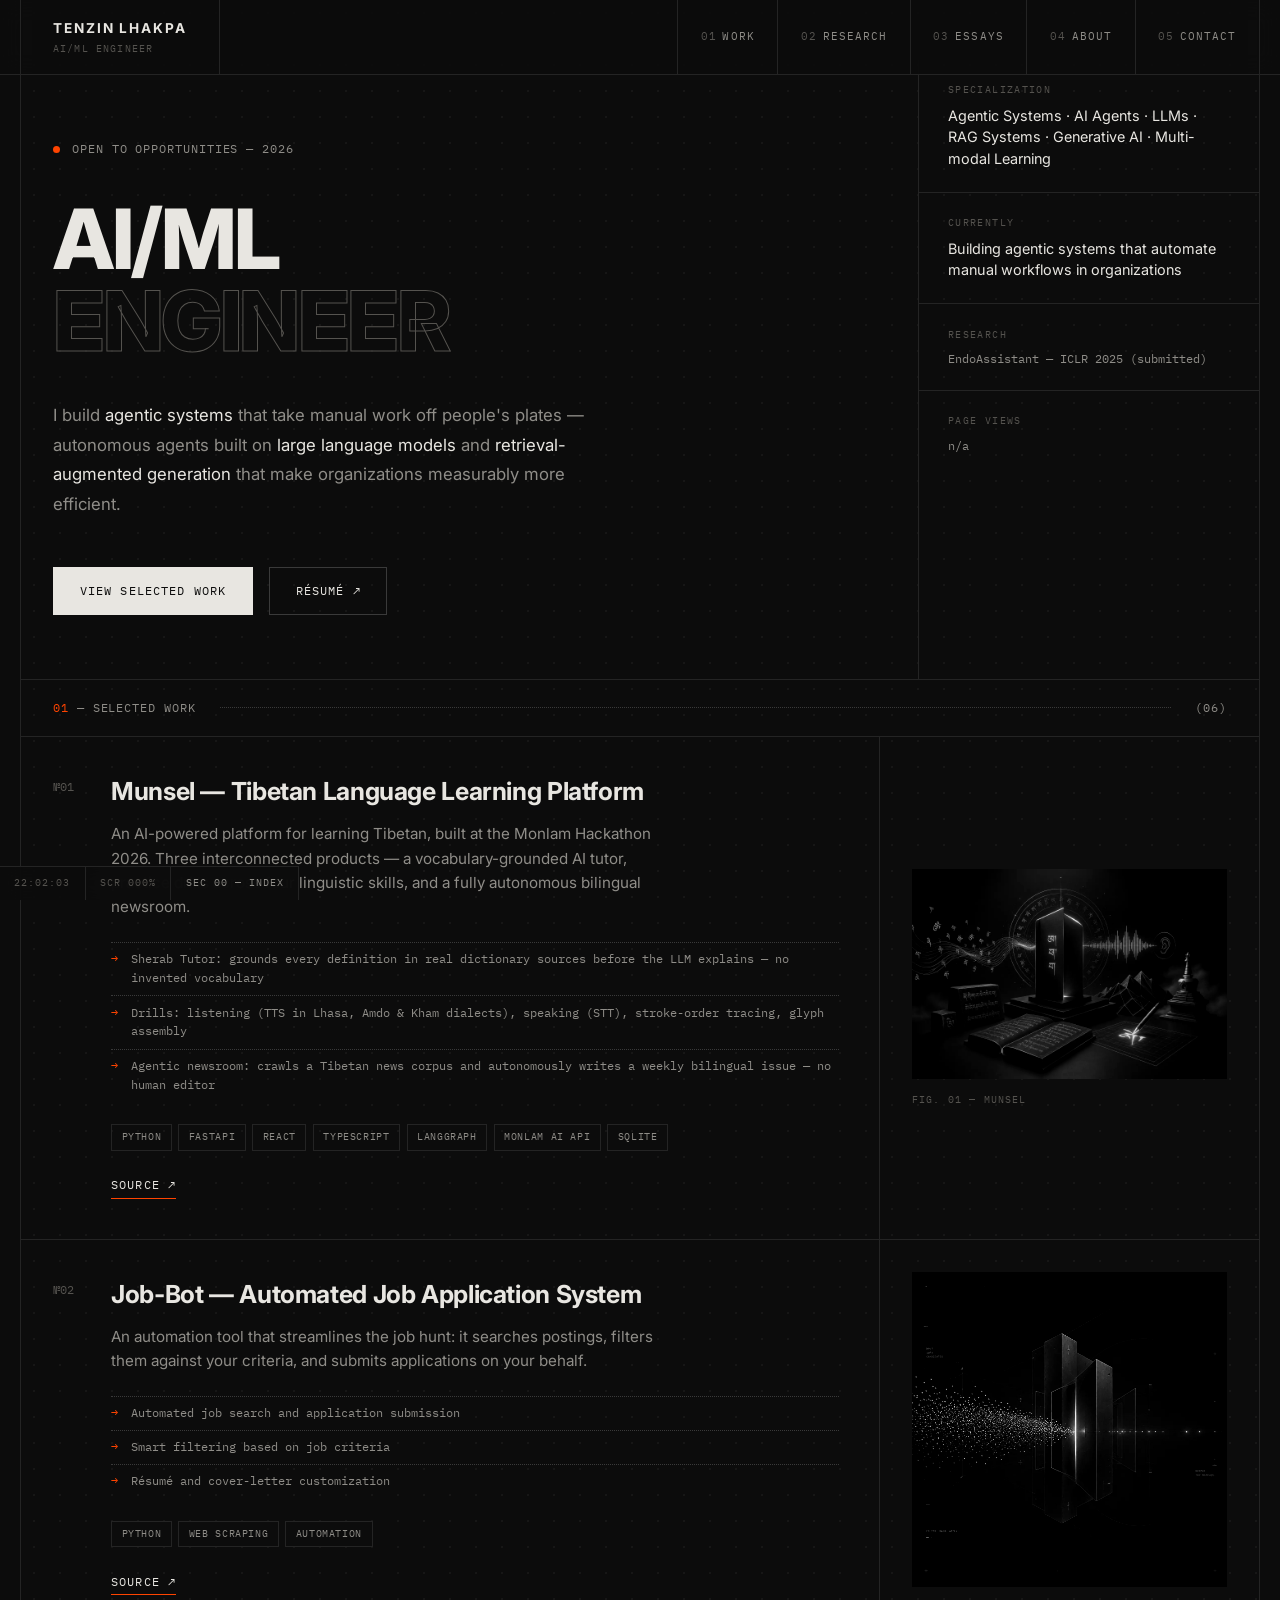
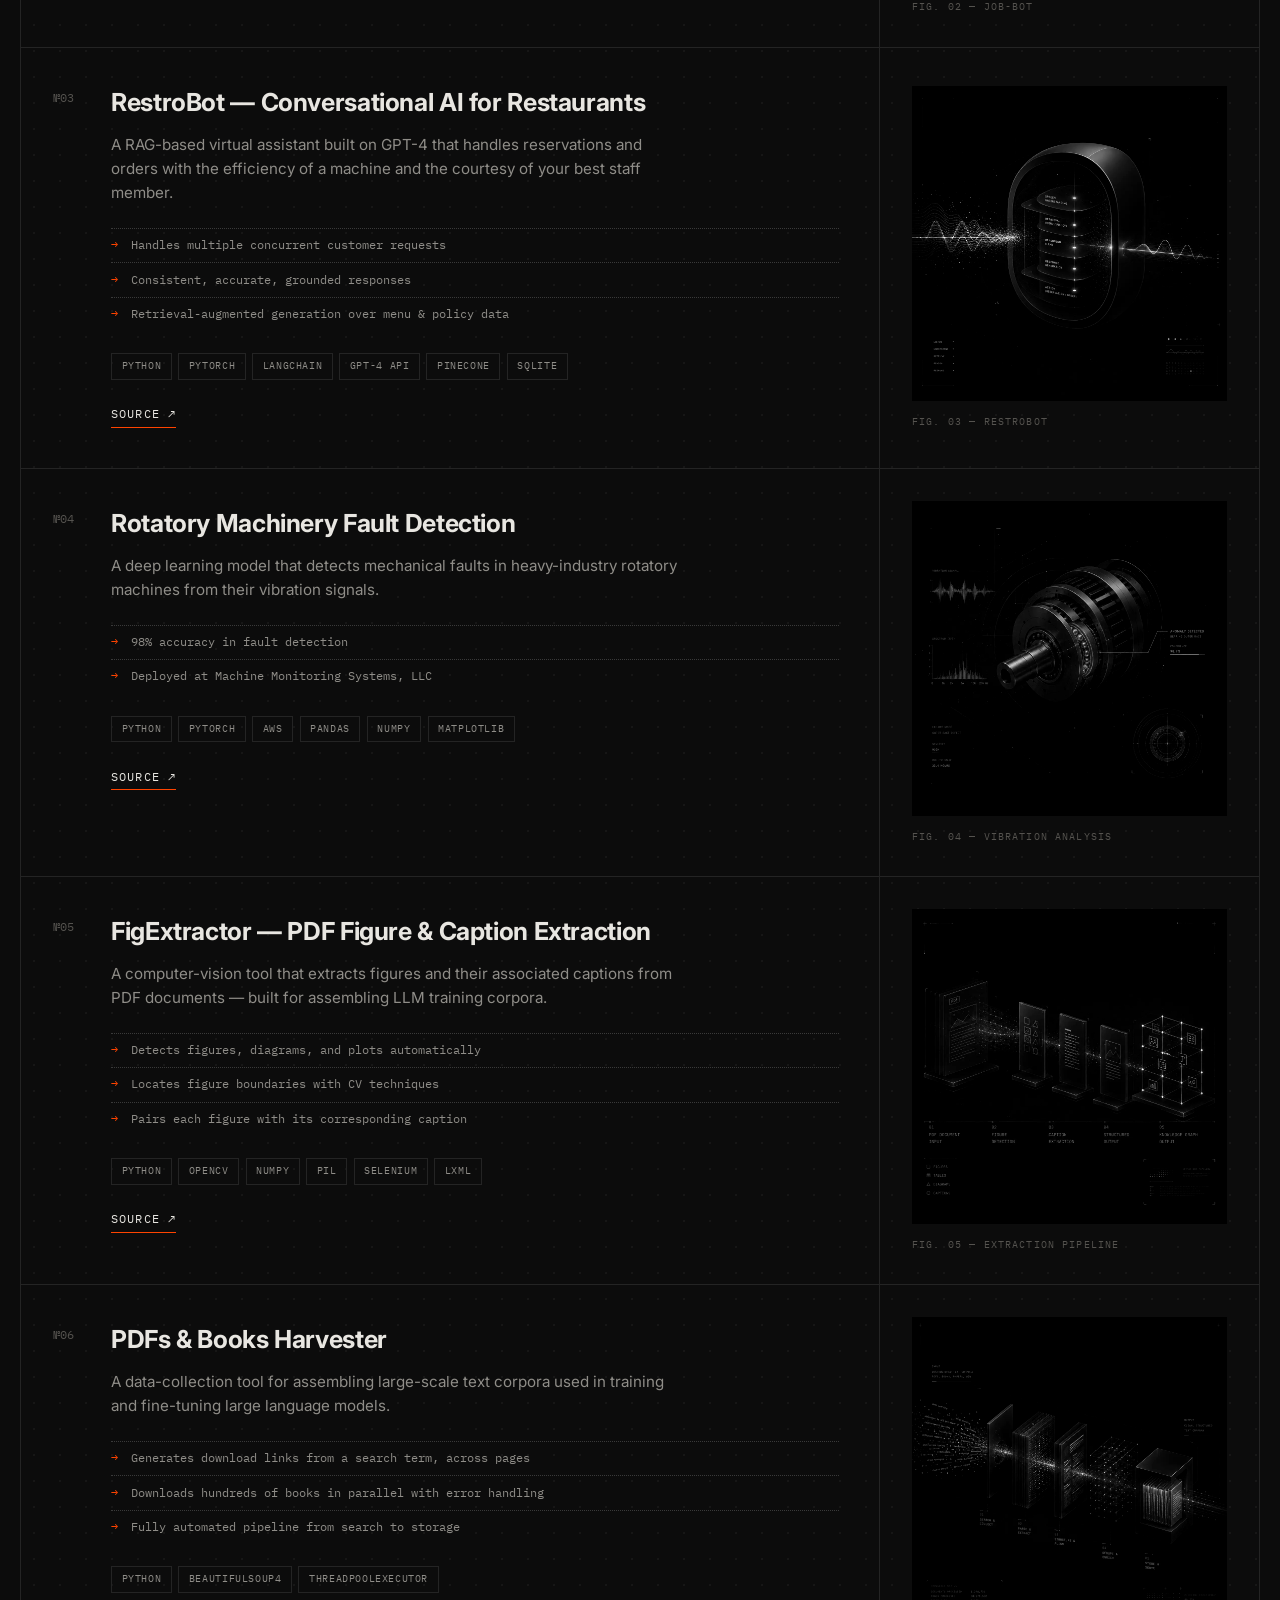
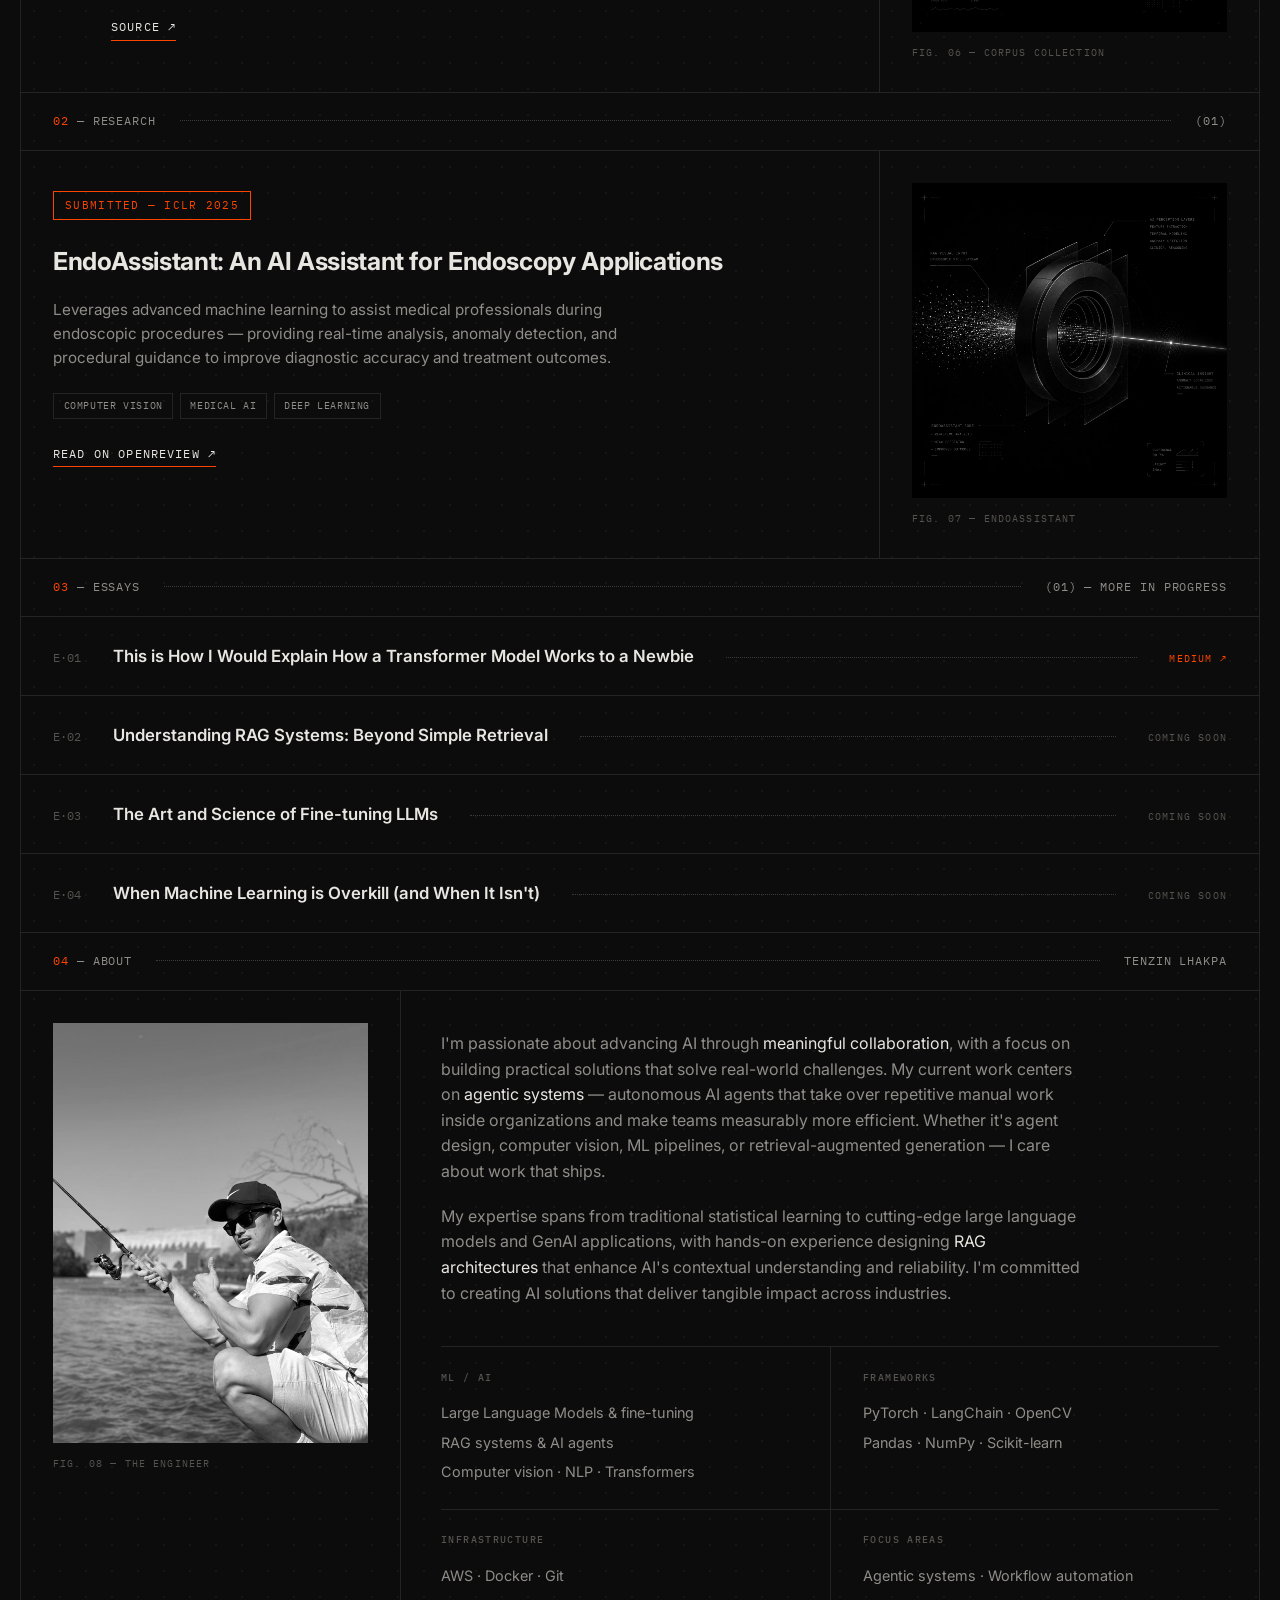
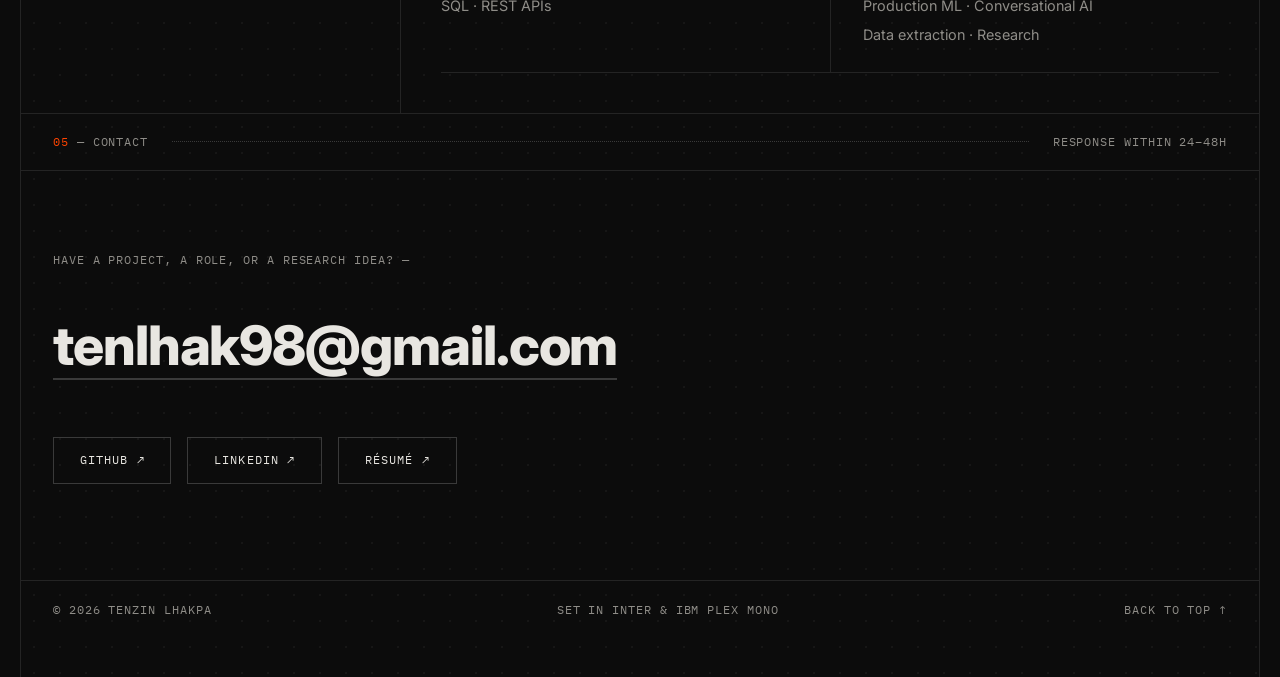
<file: index.html>
<!DOCTYPE html>
<html lang="en">
<head>
    <meta charset="UTF-8">
    <meta name="viewport" content="width=device-width, initial-scale=1.0">
    <title>Tenzin Lhakpa — AI/ML Engineer</title>
    <!-- Favicon links -->
    <link rel="icon" type="image/webp" href="images/fav_icon.webp">
    <link rel="apple-touch-icon" sizes="180x180" href="images/apple-touch-icon.png">
    <!-- Typography: Inter for text, IBM Plex Mono for technical annotations -->
    <link rel="preconnect" href="https://fonts.googleapis.com">
    <link rel="preconnect" href="https://fonts.gstatic.com" crossorigin>
    <link href="https://fonts.googleapis.com/css2?family=IBM+Plex+Mono:wght@400;500&family=Inter:wght@400;500;600;700;800&display=swap" rel="stylesheet">
    <style>
        :root {
            --bg: #0c0c0c;
            --surface: #101010;
            --line: #242424;
            --line-strong: #3a3a3a;
            --ink: #e8e6e1;
            --ink-dim: #8f8d88;
            --ink-faint: #55534f;
            --accent: #ff4400;
            --mono: 'IBM Plex Mono', 'Courier New', monospace;
            --sans: 'Inter', -apple-system, 'Segoe UI', sans-serif;
        }

        * { margin: 0; padding: 0; box-sizing: border-box; }

        html { scroll-behavior: smooth; }

        ::selection { background: var(--accent); color: #000; }

        body {
            background: var(--bg);
            color: var(--ink);
            font-family: var(--sans);
            font-size: 16px;
            line-height: 1.6;
            -webkit-font-smoothing: antialiased;
        }

        /* ---------- Document frame ---------- */
        .frame {
            max-width: 1240px;
            margin: 0 auto;
            border-left: 1px solid var(--line);
            border-right: 1px solid var(--line);
            min-height: 100vh;
            background-image: radial-gradient(circle, rgba(232, 230, 225, 0.05) 1px, transparent 1px);
            background-size: 26px 26px;
        }

        /* ---------- Scroll progress ---------- */
        .progress {
            position: fixed;
            top: 0;
            left: 0;
            width: 100%;
            height: 2px;
            background: var(--accent);
            transform-origin: 0 0;
            transform: scaleX(0);
            z-index: 200;
        }

        /* ---------- Live HUD ---------- */
        .hud {
            position: fixed;
            bottom: 0;
            left: 0;
            z-index: 100;
            display: flex;
            background: rgba(12, 12, 12, 0.92);
            backdrop-filter: blur(12px);
            border-top: 1px solid var(--line);
            border-right: 1px solid var(--line);
            font-family: var(--mono);
            font-size: 0.62rem;
            letter-spacing: 0.1em;
            text-transform: uppercase;
            color: var(--ink-faint);
        }

        .hud span {
            padding: 0.55rem 0.9rem;
            border-right: 1px solid var(--line);
        }

        .hud span:last-child {
            border-right: 0;
            color: var(--ink-dim);
        }

        /* ---------- Mono annotations ---------- */
        .mono {
            font-family: var(--mono);
            font-size: 0.72rem;
            letter-spacing: 0.08em;
            text-transform: uppercase;
            color: var(--ink-dim);
        }

        .mono-accent { color: var(--accent); }

        /* ---------- Header ---------- */
        header {
            position: fixed;
            top: 0;
            left: 0;
            right: 0;
            z-index: 100;
            background: rgba(12, 12, 12, 0.92);
            backdrop-filter: blur(12px);
            border-bottom: 1px solid var(--line);
        }

        .header-inner {
            max-width: 1240px;
            margin: 0 auto;
            display: flex;
            justify-content: space-between;
            align-items: stretch;
            border-left: 1px solid var(--line);
            border-right: 1px solid var(--line);
        }

        .header-name {
            padding: 1.1rem 2rem;
            border-right: 1px solid var(--line);
            display: flex;
            flex-direction: column;
            justify-content: center;
        }

        .header-name a {
            font-weight: 700;
            font-size: 0.85rem;
            letter-spacing: 0.14em;
            text-transform: uppercase;
            color: var(--ink);
            text-decoration: none;
        }

        .header-name span {
            font-family: var(--mono);
            font-size: 0.6rem;
            letter-spacing: 0.12em;
            color: var(--ink-faint);
            text-transform: uppercase;
            margin-top: 2px;
        }

        nav {
            display: flex;
            align-items: stretch;
        }

        nav a {
            display: flex;
            align-items: center;
            padding: 0 1.4rem;
            font-family: var(--mono);
            font-size: 0.7rem;
            letter-spacing: 0.1em;
            text-transform: uppercase;
            color: var(--ink-dim);
            text-decoration: none;
            border-left: 1px solid var(--line);
            transition: color 0.2s ease, background 0.2s ease;
        }

        nav a b {
            font-weight: 400;
            color: var(--ink-faint);
            margin-right: 0.5em;
        }

        nav a:hover {
            color: var(--ink);
            background: var(--surface);
        }

        nav a:hover b { color: var(--accent); }

        /* ---------- Section scaffolding ---------- */
        section { border-bottom: 1px solid var(--line); }

        .section-head {
            display: flex;
            justify-content: space-between;
            align-items: baseline;
            padding: 1.2rem 2rem;
            border-bottom: 1px solid var(--line);
        }

        .section-head .rule {
            flex: 1;
            border-bottom: 1px dotted var(--line-strong);
            margin: 0 1.5rem;
            transform: translateY(-4px);
        }

        /* ---------- Hero ---------- */
        .hero { padding-top: 60px; }

        .hero-grid {
            display: grid;
            grid-template-columns: 1fr 340px;
        }

        .hero-main {
            padding: 5rem 2rem 4rem;
            border-right: 1px solid var(--line);
        }

        .hero-kicker {
            display: flex;
            align-items: center;
            gap: 0.75rem;
            margin-bottom: 2.5rem;
        }

        .hero-kicker .dot {
            width: 7px;
            height: 7px;
            border-radius: 50%;
            background: var(--accent);
            animation: pulse 2.4s ease-in-out infinite;
        }

        @keyframes pulse {
            0%, 100% { opacity: 1; }
            50% { opacity: 0.25; }
        }

        h1 {
            font-size: clamp(2.6rem, 6.5vw, 5.2rem);
            font-weight: 800;
            line-height: 0.98;
            letter-spacing: -0.03em;
            text-transform: uppercase;
        }

        h1 .outline {
            color: transparent;
            -webkit-text-stroke: 1px var(--ink-faint);
        }

        .hero-desc {
            margin-top: 2.5rem;
            max-width: 34rem;
            color: var(--ink-dim);
            font-size: 1.05rem;
            line-height: 1.75;
        }

        .hero-desc em {
            font-style: normal;
            color: var(--ink);
        }

        .hero-actions {
            display: flex;
            gap: 1rem;
            margin-top: 3rem;
            flex-wrap: wrap;
        }

        .btn {
            font-family: var(--mono);
            font-size: 0.72rem;
            letter-spacing: 0.1em;
            text-transform: uppercase;
            text-decoration: none;
            padding: 0.85rem 1.6rem;
            border: 1px solid var(--line-strong);
            color: var(--ink);
            transition: all 0.2s ease;
        }

        .btn:hover {
            border-color: var(--accent);
            color: var(--accent);
        }

        .btn-solid {
            background: var(--ink);
            color: var(--bg);
            border-color: var(--ink);
        }

        .btn-solid:hover {
            background: var(--accent);
            border-color: var(--accent);
            color: #000;
        }

        /* Hero side panel — spec sheet */
        .hero-side { display: flex; flex-direction: column; }

        .spec {
            padding: 1.4rem 1.8rem;
            border-bottom: 1px solid var(--line);
        }

        .spec:last-child { border-bottom: 0; flex: 1; }

        .spec dt {
            font-family: var(--mono);
            font-size: 0.62rem;
            letter-spacing: 0.14em;
            text-transform: uppercase;
            color: var(--ink-faint);
            margin-bottom: 0.4rem;
        }

        .spec dd {
            font-size: 0.9rem;
            color: var(--ink);
            line-height: 1.5;
        }

        .spec dd.mono-val {
            font-family: var(--mono);
            font-size: 0.78rem;
            color: var(--ink-dim);
        }

        /* ---------- Work index ---------- */
        .project {
            display: grid;
            grid-template-columns: 90px 1fr 380px;
            border-bottom: 1px solid var(--line);
        }

        .project:last-child { border-bottom: 0; }

        .project-num {
            font-family: var(--mono);
            font-size: 0.78rem;
            color: var(--ink-faint);
            padding: 2.5rem 0 0 2rem;
        }

        .project-body {
            padding: 2.5rem 2.5rem 2.5rem 0;
        }

        .project-title {
            font-size: 1.55rem;
            font-weight: 700;
            letter-spacing: -0.015em;
            line-height: 1.2;
            color: var(--ink);
            text-decoration: none;
            display: inline-block;
            transition: color 0.2s ease;
        }

        .project-title:hover { color: var(--accent); }

        .project-tagline {
            margin-top: 0.9rem;
            color: var(--ink-dim);
            max-width: 36rem;
            font-size: 0.95rem;
        }

        .project-facts {
            margin-top: 1.4rem;
            list-style: none;
        }

        .project-facts li {
            font-family: var(--mono);
            font-size: 0.74rem;
            color: var(--ink-dim);
            padding: 0.45rem 0;
            border-top: 1px dotted var(--line-strong);
            display: flex;
            gap: 0.8rem;
        }

        .project-facts li::before {
            content: '→';
            color: var(--accent);
        }

        .project-tools {
            margin-top: 1.4rem;
            display: flex;
            flex-wrap: wrap;
            gap: 0.4rem;
        }

        .tool {
            font-family: var(--mono);
            font-size: 0.64rem;
            letter-spacing: 0.06em;
            text-transform: uppercase;
            color: var(--ink-dim);
            border: 1px solid var(--line);
            padding: 0.25rem 0.6rem;
        }

        .project-link {
            display: inline-block;
            margin-top: 1.6rem;
            font-family: var(--mono);
            font-size: 0.72rem;
            letter-spacing: 0.1em;
            text-transform: uppercase;
            color: var(--ink);
            text-decoration: none;
            border-bottom: 1px solid var(--accent);
            padding-bottom: 3px;
            transition: color 0.2s ease;
        }

        .project-link:hover { color: var(--accent); }

        .project-media {
            border-left: 1px solid var(--line);
            padding: 2rem;
            display: flex;
            flex-direction: column;
            justify-content: center;
            gap: 0.8rem;
        }

        .project-media img {
            width: 100%;
            display: block;
            filter: grayscale(100%) contrast(1.05);
            transition: filter 0.4s ease;
        }

        .project:hover .project-media img { filter: grayscale(0%); }

        .fig-caption {
            font-family: var(--mono);
            font-size: 0.6rem;
            letter-spacing: 0.12em;
            text-transform: uppercase;
            color: var(--ink-faint);
        }

        /* Typographic placeholder for projects without imagery */
        .media-placeholder {
            border: 1px dotted var(--line-strong);
            aspect-ratio: 4 / 3;
            display: flex;
            align-items: center;
            justify-content: center;
            font-family: var(--mono);
            font-size: 0.68rem;
            letter-spacing: 0.2em;
            text-transform: uppercase;
            color: var(--ink-faint);
        }

        /* ---------- Publications ---------- */
        .pub {
            display: grid;
            grid-template-columns: 1fr 380px;
        }

        .pub-body { padding: 2.5rem 2.5rem 2.5rem 2rem; }

        .pub-status {
            font-family: var(--mono);
            font-size: 0.66rem;
            letter-spacing: 0.12em;
            text-transform: uppercase;
            color: var(--accent);
            border: 1px solid var(--accent);
            display: inline-block;
            padding: 0.3rem 0.7rem;
            margin-bottom: 1.4rem;
        }

        .pub h3 {
            font-size: 1.55rem;
            font-weight: 700;
            letter-spacing: -0.015em;
        }

        .pub p {
            margin-top: 1rem;
            color: var(--ink-dim);
            max-width: 38rem;
            font-size: 0.95rem;
        }

        .keywords {
            margin-top: 1.4rem;
            display: flex;
            flex-wrap: wrap;
            gap: 0.4rem;
        }

        /* ---------- Essays ---------- */
        .essay {
            display: flex;
            align-items: baseline;
            gap: 2rem;
            padding: 1.6rem 2rem;
            border-bottom: 1px solid var(--line);
            text-decoration: none;
            transition: background 0.2s ease;
        }

        .essay:last-child { border-bottom: 0; }

        .essay:hover { background: var(--surface); }

        .essay-num {
            font-family: var(--mono);
            font-size: 0.74rem;
            color: var(--ink-faint);
            flex-shrink: 0;
        }

        .essay-title {
            font-size: 1.05rem;
            font-weight: 600;
            color: var(--ink);
        }

        .essay .rule {
            flex: 1;
            border-bottom: 1px dotted var(--line-strong);
            transform: translateY(-4px);
        }

        .essay-status {
            font-family: var(--mono);
            font-size: 0.62rem;
            letter-spacing: 0.12em;
            text-transform: uppercase;
            color: var(--ink-faint);
            flex-shrink: 0;
        }

        /* ---------- About ---------- */
        .about {
            display: grid;
            grid-template-columns: 380px 1fr;
        }

        .about-media {
            border-right: 1px solid var(--line);
            padding: 2rem;
        }

        .about-media img {
            width: 100%;
            display: block;
            filter: grayscale(100%);
            transition: filter 0.4s ease;
        }

        .about-media img:hover { filter: grayscale(0%); }

        .about-body { padding: 2.5rem; }

        .about-body p {
            color: var(--ink-dim);
            max-width: 40rem;
            margin-bottom: 1.2rem;
        }

        .about-body p em {
            font-style: normal;
            color: var(--ink);
        }

        .skill-groups {
            margin-top: 2.5rem;
            display: grid;
            grid-template-columns: 1fr 1fr;
            gap: 0;
            border-top: 1px solid var(--line);
        }

        .skill-group {
            padding: 1.4rem 0;
            border-bottom: 1px solid var(--line);
        }

        .skill-group:nth-child(odd) { padding-right: 2rem; }
        .skill-group:nth-child(even) {
            padding-left: 2rem;
            border-left: 1px solid var(--line);
        }

        .skill-group h4 {
            font-family: var(--mono);
            font-size: 0.62rem;
            font-weight: 500;
            letter-spacing: 0.14em;
            text-transform: uppercase;
            color: var(--ink-faint);
            margin-bottom: 0.8rem;
        }

        .skill-group ul { list-style: none; }

        .skill-group li {
            font-size: 0.9rem;
            color: var(--ink-dim);
            padding: 0.2rem 0;
        }

        /* ---------- Contact ---------- */
        .contact { text-align: left; padding: 5rem 2rem 6rem; }

        .contact-label { margin-bottom: 2rem; }

        .contact-email {
            font-size: clamp(1.6rem, 4.5vw, 3.4rem);
            font-weight: 800;
            letter-spacing: -0.02em;
            color: var(--ink);
            text-decoration: none;
            border-bottom: 2px solid var(--line-strong);
            transition: color 0.2s ease, border-color 0.2s ease;
            word-break: break-all;
        }

        .contact-email:hover {
            color: var(--accent);
            border-color: var(--accent);
        }

        .contact-links {
            margin-top: 3rem;
            display: flex;
            gap: 1rem;
            flex-wrap: wrap;
        }

        /* ---------- Footer ---------- */
        footer {
            display: flex;
            justify-content: space-between;
            align-items: center;
            padding: 1.2rem 2rem 3.6rem;
            flex-wrap: wrap;
            gap: 0.5rem;
        }

        @media (prefers-reduced-motion: reduce) {
            .reveal { opacity: 1; transform: none; transition: none; }
        }

        /* ---------- Scroll reveal ---------- */
        .reveal {
            opacity: 0;
            transform: translateY(16px);
            transition: opacity 0.7s ease, transform 0.7s ease;
        }

        .reveal.visible {
            opacity: 1;
            transform: none;
        }

        /* ---------- Responsive ---------- */
        @media (max-width: 980px) {
            .hero-grid { grid-template-columns: 1fr; }
            .hero-main { border-right: 0; border-bottom: 1px solid var(--line); }
            .hero-side { flex-direction: row; flex-wrap: wrap; }
            .spec { flex: 1 1 40%; border-right: 1px solid var(--line); }

            .project { grid-template-columns: 60px 1fr; }
            .project-media {
                grid-column: 2;
                border-left: 0;
                border-top: 1px dotted var(--line);
                padding-left: 0;
            }

            .pub { grid-template-columns: 1fr; }
            .about { grid-template-columns: 1fr; }
            .about-media { border-right: 0; border-bottom: 1px solid var(--line); max-width: 380px; }
        }

        @media (max-width: 720px) {
            .header-name { padding: 0.9rem 1.2rem; }
            .header-name span { display: none; }
            nav a { padding: 0 0.7rem; font-size: 0.62rem; }
            nav a b { display: none; }

            .hero-main { padding: 3.5rem 1.2rem 3rem; }
            .section-head { padding: 1rem 1.2rem; }
            .project-num { padding-left: 1.2rem; padding-top: 2rem; }
            .project { grid-template-columns: 48px 1fr; }
            .project-body { padding: 2rem 1.2rem 2rem 0; }
            .about-body, .pub-body { padding: 2rem 1.2rem; }
            .contact { padding: 3.5rem 1.2rem 4rem; }
            .essay { padding: 1.3rem 1.2rem; gap: 1rem; }
            .essay .rule { display: none; }
            .skill-groups { grid-template-columns: 1fr; }
            .skill-group:nth-child(even) { padding-left: 0; border-left: 0; }
            .skill-group:nth-child(odd) { padding-right: 0; }
            footer { padding: 1rem 1.2rem; }
            .hud { display: none; }
        }
    </style>
</head>
<body>
    <header>
        <div class="header-inner">
            <div class="header-name">
                <a href="#top">Tenzin Lhakpa</a>
                <span>AI/ML Engineer</span>
            </div>
            <nav>
                <a href="#work"><b>01</b>Work</a>
                <a href="#publications"><b>02</b>Research</a>
                <a href="#essays"><b>03</b>Essays</a>
                <a href="#about"><b>04</b>About</a>
                <a href="#contact"><b>05</b>Contact</a>
            </nav>
        </div>
    </header>

    <div class="progress" id="progress"></div>

    <div class="hud" aria-hidden="true">
        <span id="hud-time">--:--:--</span>
        <span id="hud-scroll">SCR 000%</span>
        <span id="hud-section">SEC 00 — INDEX</span>
    </div>

    <div class="frame" id="top">

        <!-- ================= HERO ================= -->
        <section class="hero">
            <div class="hero-grid">
                <div class="hero-main">
                    <div class="hero-kicker">
                        <span class="dot"></span>
                        <span class="mono">Open to opportunities — 2026</span>
                    </div>
                    <h1>
                        <span class="scramble" data-text="AI/ML">AI/ML</span><br>
                        <span class="scramble outline" data-text="Engineer">Engineer</span>
                    </h1>
                    <p class="hero-desc">
                        I build <em>agentic systems</em> that take manual work off people's plates —
                        autonomous agents built on <em>large language models</em> and
                        <em>retrieval-augmented generation</em> that make organizations
                        measurably more efficient.
                    </p>
                    <div class="hero-actions">
                        <a class="btn btn-solid" href="#work">View selected work</a>
                        <a class="btn" href="resume.pdf" target="_blank" rel="noopener">Résumé ↗</a>
                    </div>
                </div>
                <aside class="hero-side">
                    <div class="spec">
                        <dt>Specialization</dt>
                        <dd>Agentic Systems · AI Agents · LLMs · RAG Systems · Generative AI · Multi-modal Learning</dd>
                    </div>
                    <div class="spec">
                        <dt>Currently</dt>
                        <dd>Building agentic systems that automate manual workflows in organizations</dd>
                    </div>
                    <div class="spec">
                        <dt>Research</dt>
                        <dd class="mono-val">EndoAssistant — ICLR 2025 (submitted)</dd>
                    </div>
                    <div class="spec">
                        <dt>Page views</dt>
                        <dd class="mono-val"><span id="visits">—</span></dd>
                    </div>
                </aside>
            </div>
        </section>

        <!-- ================= WORK ================= -->
        <section id="work">
            <div class="section-head">
                <span class="mono"><span class="mono-accent">01</span> — Selected Work</span>
                <span class="rule"></span>
                <span class="mono">(06)</span>
            </div>

            <!-- № 01 Munsel -->
            <article class="project reveal">
                <div class="project-num">№01</div>
                <div class="project-body">
                    <a class="project-title" href="https://github.com/tenlhak/monlam_hackathon26" target="_blank" rel="noopener">Munsel — Tibetan Language Learning Platform</a>
                    <p class="project-tagline">An AI-powered platform for learning Tibetan, built at the Monlam Hackathon 2026. Three interconnected products — a vocabulary-grounded AI tutor, practice drills across four linguistic skills, and a fully autonomous bilingual newsroom.</p>
                    <ul class="project-facts">
                        <li>Sherab Tutor: grounds every definition in real dictionary sources before the LLM explains — no invented vocabulary</li>
                        <li>Drills: listening (TTS in Lhasa, Amdo &amp; Kham dialects), speaking (STT), stroke-order tracing, glyph assembly</li>
                        <li>Agentic newsroom: crawls a Tibetan news corpus and autonomously writes a weekly bilingual issue — no human editor</li>
                    </ul>
                    <div class="project-tools">
                        <span class="tool">Python</span><span class="tool">FastAPI</span><span class="tool">React</span><span class="tool">TypeScript</span><span class="tool">LangGraph</span><span class="tool">Monlam AI API</span><span class="tool">SQLite</span>
                    </div>
                    <a class="project-link" href="https://github.com/tenlhak/monlam_hackathon26" target="_blank" rel="noopener">Source ↗</a>
                </div>
                <div class="project-media">
                    <img src="images/munsel.webp" alt="Munsel Tibetan language learning platform" loading="lazy">
                    <span class="fig-caption">Fig. 01 — Munsel</span>
                </div>
            </article>

            <!-- № 02 Job-Bot -->
            <article class="project reveal">
                <div class="project-num">№02</div>
                <div class="project-body">
                    <a class="project-title" href="https://github.com/tenlhak/job-bot" target="_blank" rel="noopener">Job-Bot — Automated Job Application System</a>
                    <p class="project-tagline">An automation tool that streamlines the job hunt: it searches postings, filters them against your criteria, and submits applications on your behalf.</p>
                    <ul class="project-facts">
                        <li>Automated job search and application submission</li>
                        <li>Smart filtering based on job criteria</li>
                        <li>Résumé and cover-letter customization</li>
                    </ul>
                    <div class="project-tools">
                        <span class="tool">Python</span><span class="tool">Web Scraping</span><span class="tool">Automation</span>
                    </div>
                    <a class="project-link" href="https://github.com/tenlhak/job-bot" target="_blank" rel="noopener">Source ↗</a>
                </div>
                <div class="project-media">
                    <img src="images/job_bot.webp" alt="Job-Bot automation system" loading="lazy">
                    <span class="fig-caption">Fig. 02 — Job-Bot</span>
                </div>
            </article>

            <!-- № 03 RestroBot -->
            <article class="project reveal">
                <div class="project-num">№03</div>
                <div class="project-body">
                    <a class="project-title" href="https://github.com/tenlhak/restaurant-chatbot/blob/main/README.md" target="_blank" rel="noopener">RestroBot — Conversational AI for Restaurants</a>
                    <p class="project-tagline">A RAG-based virtual assistant built on GPT-4 that handles reservations and orders with the efficiency of a machine and the courtesy of your best staff member.</p>
                    <ul class="project-facts">
                        <li>Handles multiple concurrent customer requests</li>
                        <li>Consistent, accurate, grounded responses</li>
                        <li>Retrieval-augmented generation over menu &amp; policy data</li>
                    </ul>
                    <div class="project-tools">
                        <span class="tool">Python</span><span class="tool">PyTorch</span><span class="tool">LangChain</span><span class="tool">GPT-4 API</span><span class="tool">Pinecone</span><span class="tool">SQLite</span>
                    </div>
                    <a class="project-link" href="https://github.com/tenlhak/restaurant-chatbot/blob/main/README.md" target="_blank" rel="noopener">Source ↗</a>
                </div>
                <div class="project-media">
                    <img src="images/restro_bot.webp" alt="RestroBot interface" loading="lazy">
                    <span class="fig-caption">Fig. 03 — RestroBot</span>
                </div>
            </article>

            <!-- № 04 Fault Detection -->
            <article class="project reveal">
                <div class="project-num">№04</div>
                <div class="project-body">
                    <a class="project-title" href="https://github.com/tenlhak/TFEncoder/blob/main/pre_traning.py" target="_blank" rel="noopener">Rotatory Machinery Fault Detection</a>
                    <p class="project-tagline">A deep learning model that detects mechanical faults in heavy-industry rotatory machines from their vibration signals.</p>
                    <ul class="project-facts">
                        <li>98% accuracy in fault detection</li>
                        <li>Deployed at Machine Monitoring Systems, LLC</li>
                    </ul>
                    <div class="project-tools">
                        <span class="tool">Python</span><span class="tool">PyTorch</span><span class="tool">AWS</span><span class="tool">Pandas</span><span class="tool">NumPy</span><span class="tool">Matplotlib</span>
                    </div>
                    <a class="project-link" href="https://github.com/tenlhak/TFEncoder/blob/main/pre_traning.py" target="_blank" rel="noopener">Source ↗</a>
                </div>
                <div class="project-media">
                    <img src="images/rotatory_fault_detec.webp" alt="Fault detection system" loading="lazy">
                    <span class="fig-caption">Fig. 04 — Vibration analysis</span>
                </div>
            </article>

            <!-- № 05 FigExtractor -->
            <article class="project reveal">
                <div class="project-num">№05</div>
                <div class="project-body">
                    <a class="project-title" href="https://github.com/tenlhak/FigExtractor" target="_blank" rel="noopener">FigExtractor — PDF Figure &amp; Caption Extraction</a>
                    <p class="project-tagline">A computer-vision tool that extracts figures and their associated captions from PDF documents — built for assembling LLM training corpora.</p>
                    <ul class="project-facts">
                        <li>Detects figures, diagrams, and plots automatically</li>
                        <li>Locates figure boundaries with CV techniques</li>
                        <li>Pairs each figure with its corresponding caption</li>
                    </ul>
                    <div class="project-tools">
                        <span class="tool">Python</span><span class="tool">OpenCV</span><span class="tool">NumPy</span><span class="tool">PIL</span><span class="tool">Selenium</span><span class="tool">lxml</span>
                    </div>
                    <a class="project-link" href="https://github.com/tenlhak/FigExtractor" target="_blank" rel="noopener">Source ↗</a>
                </div>
                <div class="project-media">
                    <img src="images/figextractor.webp" alt="Figure extraction pipeline" loading="lazy">
                    <span class="fig-caption">Fig. 05 — Extraction pipeline</span>
                </div>
            </article>

            <!-- № 06 Book Harvester -->
            <article class="project reveal">
                <div class="project-num">№06</div>
                <div class="project-body">
                    <a class="project-title" href="https://github.com/tenlhak/libgen_downloader" target="_blank" rel="noopener">PDFs &amp; Books Harvester</a>
                    <p class="project-tagline">A data-collection tool for assembling large-scale text corpora used in training and fine-tuning large language models.</p>
                    <ul class="project-facts">
                        <li>Generates download links from a search term, across pages</li>
                        <li>Downloads hundreds of books in parallel with error handling</li>
                        <li>Fully automated pipeline from search to storage</li>
                    </ul>
                    <div class="project-tools">
                        <span class="tool">Python</span><span class="tool">BeautifulSoup4</span><span class="tool">ThreadPoolExecutor</span>
                    </div>
                    <a class="project-link" href="https://github.com/tenlhak/libgen_downloader" target="_blank" rel="noopener">Source ↗</a>
                </div>
                <div class="project-media">
                    <img src="images/pdf_harvest.webp" alt="Book harvesting tool" loading="lazy">
                    <span class="fig-caption">Fig. 06 — Corpus collection</span>
                </div>
            </article>

        </section>

        <!-- ================= PUBLICATIONS ================= -->
        <section id="publications">
            <div class="section-head">
                <span class="mono"><span class="mono-accent">02</span> — Research</span>
                <span class="rule"></span>
                <span class="mono">(01)</span>
            </div>

            <article class="pub reveal">
                <div class="pub-body">
                    <span class="pub-status">Submitted — ICLR 2025</span>
                    <h3>EndoAssistant: An AI Assistant for Endoscopy Applications</h3>
                    <p>
                        Leverages advanced machine learning to assist medical professionals during
                        endoscopic procedures — providing real-time analysis, anomaly detection, and
                        procedural guidance to improve diagnostic accuracy and treatment outcomes.
                    </p>
                    <div class="keywords">
                        <span class="tool">Computer Vision</span>
                        <span class="tool">Medical AI</span>
                        <span class="tool">Deep Learning</span>
                    </div>
                    <a class="project-link" href="https://openreview.net/forum?id=voYshhbWeJ" target="_blank" rel="noopener" style="margin-top: 1.6rem;">Read on OpenReview ↗</a>
                </div>
                <div class="project-media">
                    <img src="images/endo_assist.webp" alt="EndoAssistant visualization" loading="lazy">
                    <span class="fig-caption">Fig. 07 — EndoAssistant</span>
                </div>
            </article>
        </section>

        <!-- ================= ESSAYS ================= -->
        <section id="essays">
            <div class="section-head">
                <span class="mono"><span class="mono-accent">03</span> — Essays</span>
                <span class="rule"></span>
                <span class="mono">(01) — more in progress</span>
            </div>

            <a class="essay reveal" href="https://medium.com/@tenlhak98/this-is-how-i-would-explain-how-a-transformer-model-works-to-a-newbie-46fd017c1cb4" target="_blank" rel="noopener">
                <span class="essay-num">E·01</span>
                <span class="essay-title">This is How I Would Explain How a Transformer Model Works to a Newbie</span>
                <span class="rule"></span>
                <span class="essay-status" style="color: var(--accent);">Medium ↗</span>
            </a>
            <a class="essay reveal" href="#essays">
                <span class="essay-num">E·02</span>
                <span class="essay-title">Understanding RAG Systems: Beyond Simple Retrieval</span>
                <span class="rule"></span>
                <span class="essay-status">Coming soon</span>
            </a>
            <a class="essay reveal" href="#essays">
                <span class="essay-num">E·03</span>
                <span class="essay-title">The Art and Science of Fine-tuning LLMs</span>
                <span class="rule"></span>
                <span class="essay-status">Coming soon</span>
            </a>
            <a class="essay reveal" href="#essays">
                <span class="essay-num">E·04</span>
                <span class="essay-title">When Machine Learning is Overkill (and When It Isn't)</span>
                <span class="rule"></span>
                <span class="essay-status">Coming soon</span>
            </a>
        </section>

        <!-- ================= ABOUT ================= -->
        <section id="about">
            <div class="section-head">
                <span class="mono"><span class="mono-accent">04</span> — About</span>
                <span class="rule"></span>
                <span class="mono">Tenzin Lhakpa</span>
            </div>

            <div class="about reveal">
                <div class="about-media">
                    <img src="images/profile.jpg" alt="Tenzin Lhakpa" loading="lazy">
                    <span class="fig-caption" style="display: block; margin-top: 0.8rem;">Fig. 08 — The engineer</span>
                </div>
                <div class="about-body">
                    <p>
                        I'm passionate about advancing AI through <em>meaningful collaboration</em>,
                        with a focus on building practical solutions that solve real-world challenges.
                        My current work centers on <em>agentic systems</em> — autonomous AI agents
                        that take over repetitive manual work inside organizations and make teams
                        measurably more efficient. Whether it's agent design, computer vision, ML
                        pipelines, or retrieval-augmented generation — I care about work that ships.
                    </p>
                    <p>
                        My expertise spans from traditional statistical learning to cutting-edge
                        large language models and GenAI applications, with hands-on experience
                        designing <em>RAG architectures</em> that enhance AI's contextual understanding
                        and reliability. I'm committed to creating AI solutions that deliver
                        tangible impact across industries.
                    </p>

                    <div class="skill-groups">
                        <div class="skill-group">
                            <h4>ML / AI</h4>
                            <ul>
                                <li>Large Language Models &amp; fine-tuning</li>
                                <li>RAG systems &amp; AI agents</li>
                                <li>Computer vision · NLP · Transformers</li>
                            </ul>
                        </div>
                        <div class="skill-group">
                            <h4>Frameworks</h4>
                            <ul>
                                <li>PyTorch · LangChain · OpenCV</li>
                                <li>Pandas · NumPy · Scikit-learn</li>
                            </ul>
                        </div>
                        <div class="skill-group">
                            <h4>Infrastructure</h4>
                            <ul>
                                <li>AWS · Docker · Git</li>
                                <li>SQL · REST APIs</li>
                            </ul>
                        </div>
                        <div class="skill-group">
                            <h4>Focus areas</h4>
                            <ul>
                                <li>Agentic systems · Workflow automation</li>
                                <li>Production ML · Conversational AI</li>
                                <li>Data extraction · Research</li>
                            </ul>
                        </div>
                    </div>
                </div>
            </div>
        </section>

        <!-- ================= CONTACT ================= -->
        <section id="contact">
            <div class="section-head">
                <span class="mono"><span class="mono-accent">05</span> — Contact</span>
                <span class="rule"></span>
                <span class="mono">Response within 24–48h</span>
            </div>

            <div class="contact reveal">
                <p class="mono contact-label">Have a project, a role, or a research idea? —</p>
                <a class="contact-email" href="mailto:tenlhak98@gmail.com">tenlhak98@gmail.com</a>
                <div class="contact-links">
                    <a class="btn" href="https://github.com/tenlhak" target="_blank" rel="noopener">GitHub ↗</a>
                    <a class="btn" href="https://www.linkedin.com/in/tenlhak/" target="_blank" rel="noopener">LinkedIn ↗</a>
                    <a class="btn" href="resume.pdf" target="_blank" rel="noopener">Résumé ↗</a>
                </div>
            </div>
        </section>

        <!-- ================= FOOTER ================= -->
        <footer>
            <span class="mono">© 2026 Tenzin Lhakpa</span>
            <span class="mono">Set in Inter &amp; IBM Plex Mono</span>
            <span class="mono"><a href="#top" style="color: inherit; text-decoration: none;">Back to top ↑</a></span>
        </footer>
    </div>

    <!-- Analytics -->
    <script data-goatcounter="https://tenzinlhakpa.goatcounter.com/count"
        async src="//gc.zgo.at/count.js"></script>

    <script>
        // Page view counter — served by GoatCounter (same service as the analytics script)
        async function updateVisitCount() {
            try {
                const response = await fetch('https://tenzinlhakpa.goatcounter.com/counter//.json');
                if (!response.ok) throw new Error('HTTP ' + response.status);
                const data = await response.json();
                const count = parseInt(String(data.count).replace(/\D/g, ''), 10);
                document.getElementById('visits').innerText = count.toLocaleString();
            } catch (error) {
                document.getElementById('visits').innerText = 'n/a';
            }
        }
        document.addEventListener('DOMContentLoaded', updateVisitCount);

        // Scroll-triggered reveal
        const observer = new IntersectionObserver((entries) => {
            entries.forEach(entry => {
                if (entry.isIntersecting) {
                    entry.target.classList.add('visible');
                    observer.unobserve(entry.target);
                }
            });
        }, { threshold: 0.08 });

        document.querySelectorAll('.reveal').forEach(el => observer.observe(el));

        // ---------- Scramble-decode headline ----------
        const reducedMotion = window.matchMedia('(prefers-reduced-motion: reduce)').matches;

        function scrambleIn(el, delay) {
            const text = el.dataset.text;
            const glyphs = 'ABCDEFGHIJKLMNOPQRSTUVWXYZ#$%&@0147';
            const duration = 700;
            const start = performance.now() + delay;
            function tick(now) {
                const t = (now - start) / duration;
                if (t >= 1) { el.textContent = text; return; }
                if (t > 0) {
                    let out = '';
                    for (let i = 0; i < text.length; i++) {
                        out += (i / text.length < t)
                            ? text[i]
                            : glyphs[Math.floor(Math.random() * glyphs.length)];
                    }
                    el.textContent = out;
                }
                requestAnimationFrame(tick);
            }
            requestAnimationFrame(tick);
        }

        if (!reducedMotion) {
            document.querySelectorAll('.scramble').forEach((el, i) => scrambleIn(el, i * 180));
        }

        // ---------- Scroll progress + HUD ----------
        const progressEl = document.getElementById('progress');
        const hudScroll = document.getElementById('hud-scroll');
        const hudSection = document.getElementById('hud-section');
        const hudTime = document.getElementById('hud-time');

        const sectionLabels = [
            ['contact', 'SEC 05 — CONTACT'],
            ['about', 'SEC 04 — ABOUT'],
            ['essays', 'SEC 03 — ESSAYS'],
            ['publications', 'SEC 02 — RESEARCH'],
            ['work', 'SEC 01 — WORK']
        ];

        function onScroll() {
            const max = document.documentElement.scrollHeight - window.innerHeight;
            const frac = max > 0 ? window.scrollY / max : 0;
            progressEl.style.transform = 'scaleX(' + frac + ')';
            hudScroll.textContent = 'SCR ' + String(Math.round(frac * 100)).padStart(3, '0') + '%';

            const probe = window.scrollY + window.innerHeight * 0.35;
            let label = 'SEC 00 — INDEX';
            for (const [id, text] of sectionLabels) {
                const el = document.getElementById(id);
                if (el && el.offsetTop <= probe) { label = text; break; }
            }
            hudSection.textContent = label;
        }

        function onTick() {
            hudTime.textContent = new Date().toLocaleTimeString('en-GB', { hour12: false });
        }

        window.addEventListener('scroll', onScroll, { passive: true });
        window.addEventListener('resize', onScroll, { passive: true });
        setInterval(onTick, 1000);
        onScroll();
        onTick();
    </script>
</body>
</html>
</file>
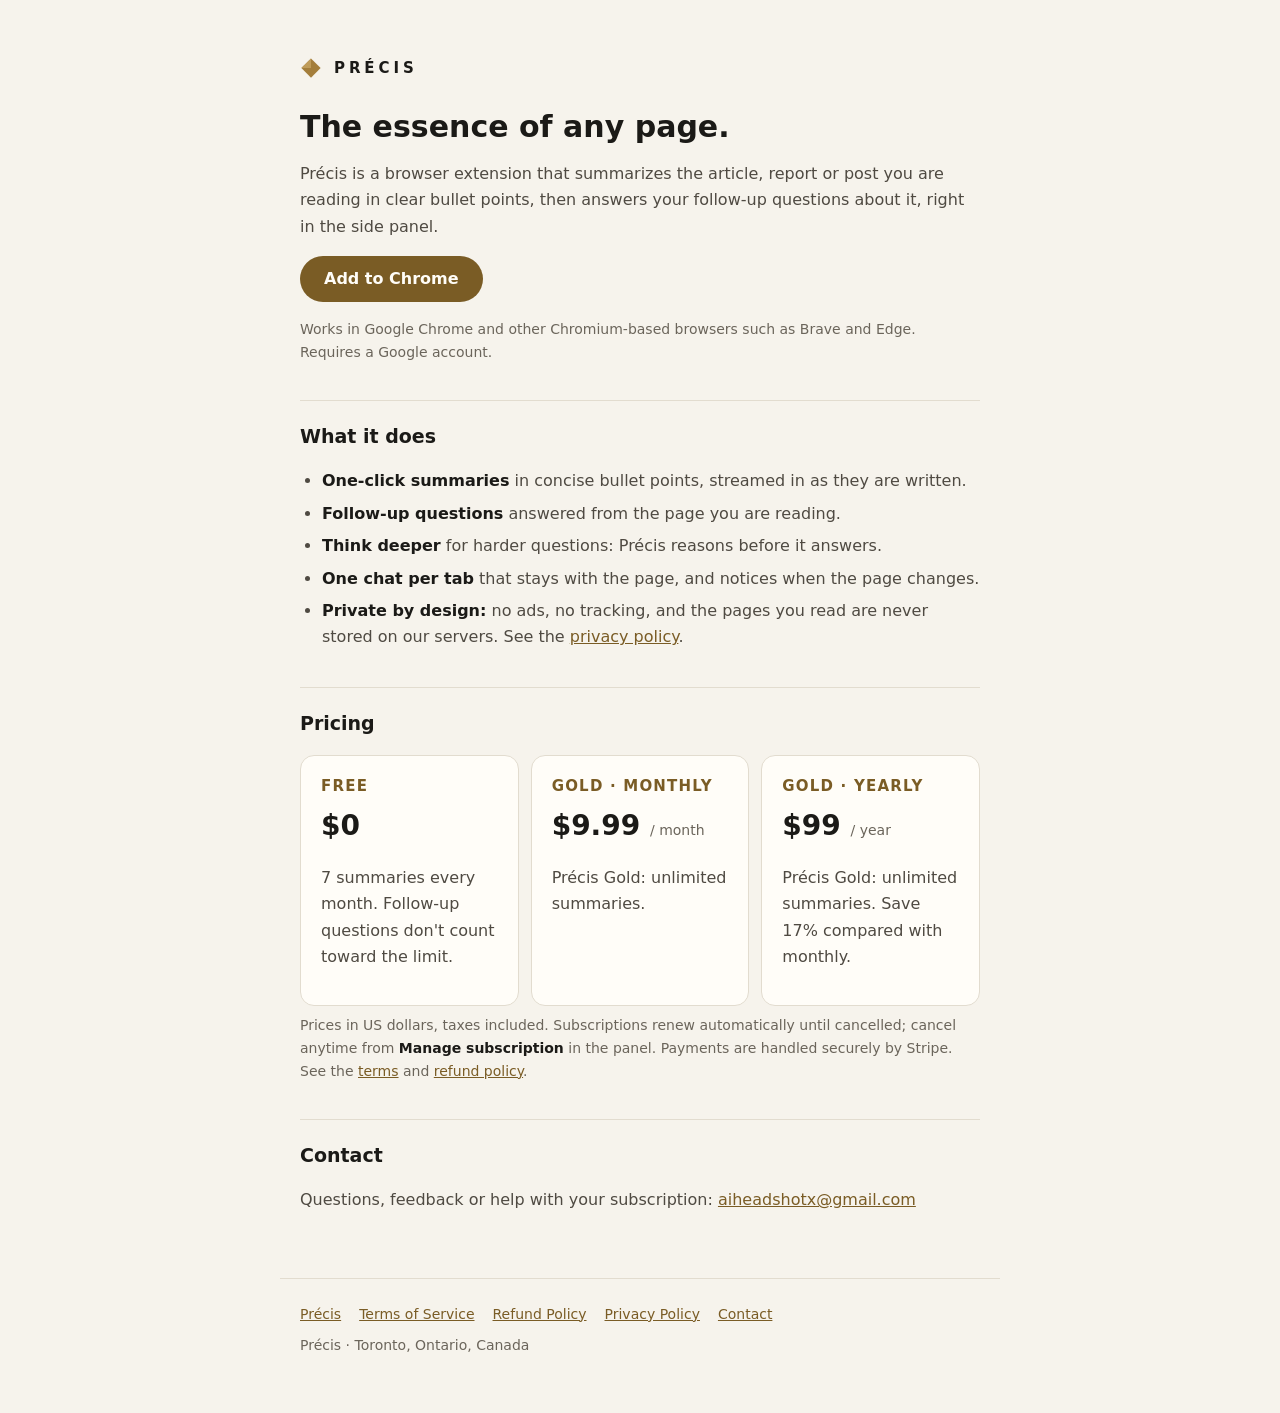
<file: precis/index.html>
<!doctype html>
<html lang="en">
<head>
<meta charset="utf-8">
<meta name="viewport" content="width=device-width, initial-scale=1">
<title>Précis — The essence of any page</title>
<meta name="description" content="Précis is a browser extension that summarizes the page you are reading and answers your follow-up questions, in a side panel.">
<link rel="stylesheet" href="site.css">
</head>
<body>
<main>
  <header class="brand">
    <svg width="22" height="22" viewBox="0 0 24 24" aria-hidden="true">
      <path d="M12 1.5 L22.5 12 L12 22.5 L1.5 12 Z" fill="#A47E3B"/>
      <path d="M12 1.5 L1.5 12 L12 12 Z" fill="#BF9C5A"/>
    </svg>
    <span class="wordmark">PRÉCIS</span>
  </header>

  <h1>The essence of any page.</h1>
  <p>Précis is a browser extension that summarizes the article, report or post you are reading in clear bullet points, then answers your follow-up questions about it, right in the side panel.</p>
  <p><a class="button" href="https://chromewebstore.google.com/detail/gcdihgddpedkfafabimmhndhohhhlmhd">Add to Chrome</a></p>
  <p class="meta">Works in Google Chrome and other Chromium-based browsers such as Brave and Edge. Requires a Google account.</p>

  <h2>What it does</h2>
  <ul>
    <li><strong>One-click summaries</strong> in concise bullet points, streamed in as they are written.</li>
    <li><strong>Follow-up questions</strong> answered from the page you are reading.</li>
    <li><strong>Think deeper</strong> for harder questions: Précis reasons before it answers.</li>
    <li><strong>One chat per tab</strong> that stays with the page, and notices when the page changes.</li>
    <li><strong>Private by design:</strong> no ads, no tracking, and the pages you read are never stored on our servers. See the <a href="privacy/">privacy policy</a>.</li>
  </ul>

  <h2>Pricing</h2>
  <div class="plans">
    <div class="panel">
      <h3>Free</h3>
      <p class="price">$0</p>
      <p>7 summaries every month. Follow-up questions don't count toward the limit.</p>
    </div>
    <div class="panel">
      <h3>Gold · Monthly</h3>
      <p class="price">$9.99 <small>/ month</small></p>
      <p>Précis Gold: unlimited summaries.</p>
    </div>
    <div class="panel">
      <h3>Gold · Yearly</h3>
      <p class="price">$99 <small>/ year</small></p>
      <p>Précis Gold: unlimited summaries. Save 17% compared with monthly.</p>
    </div>
  </div>
  <p class="meta">Prices in US dollars, taxes included. Subscriptions renew automatically until cancelled; cancel anytime from <strong>Manage subscription</strong> in the panel. Payments are handled securely by Stripe. See the <a href="terms/">terms</a> and <a href="refunds/">refund policy</a>.</p>

  <h2>Contact</h2>
  <p>Questions, feedback or help with your subscription: <a href="mailto:aiheadshotx@gmail.com">aiheadshotx@gmail.com</a></p>
</main>
<footer>
  <nav>
    <a href="./">Précis</a>
    <a href="terms/">Terms of Service</a>
    <a href="refunds/">Refund Policy</a>
    <a href="privacy/">Privacy Policy</a>
    <a href="mailto:aiheadshotx@gmail.com">Contact</a>
  </nav>
  Précis · Toronto, Ontario, Canada
</footer>
</body>
</html>
</file>
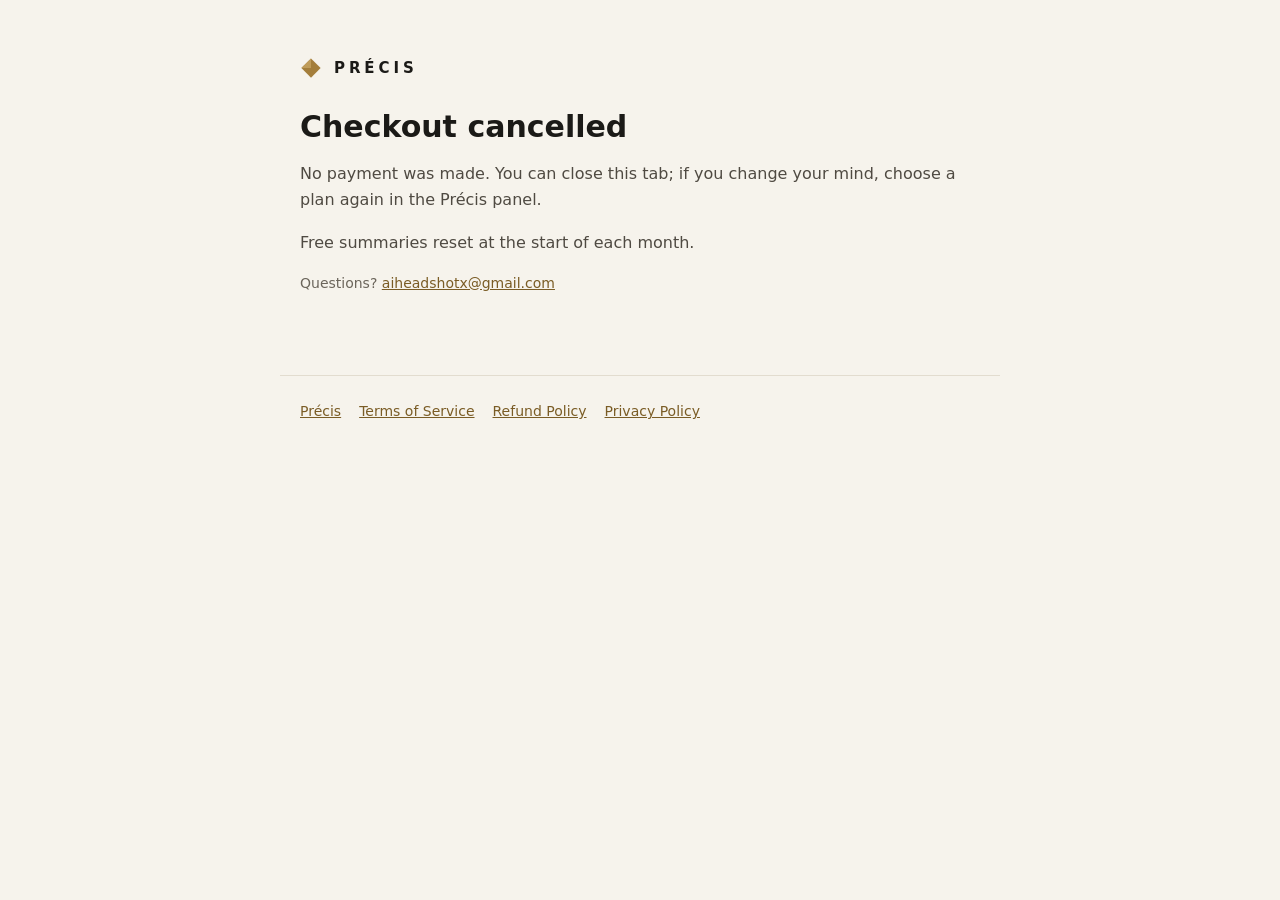
<file: precis/checkout-cancelled/index.html>
<!doctype html>
<html lang="en">
<head>
<meta charset="utf-8">
<meta name="viewport" content="width=device-width, initial-scale=1">
<title>Précis — Checkout cancelled</title>
<meta name="robots" content="noindex">
<link rel="stylesheet" href="../site.css">
</head>
<body>
<main>
  <header class="brand">
    <a href="../">
      <svg width="22" height="22" viewBox="0 0 24 24" aria-hidden="true">
        <path d="M12 1.5 L22.5 12 L12 22.5 L1.5 12 Z" fill="#A47E3B"/>
        <path d="M12 1.5 L1.5 12 L12 12 Z" fill="#BF9C5A"/>
      </svg>
      <span class="wordmark">PRÉCIS</span>
    </a>
  </header>

  <h1>Checkout cancelled</h1>
  <p>No payment was made. You can close this tab; if you change your mind, choose a plan again in the Précis panel.</p>
  <p>Free summaries reset at the start of each month.</p>
  <p class="meta">Questions? <a href="mailto:aiheadshotx@gmail.com">aiheadshotx@gmail.com</a></p>
</main>
<footer>
  <nav>
    <a href="../">Précis</a>
    <a href="../terms/">Terms of Service</a>
    <a href="../refunds/">Refund Policy</a>
    <a href="../privacy/">Privacy Policy</a>
  </nav>
</footer>
</body>
</html>
</file>
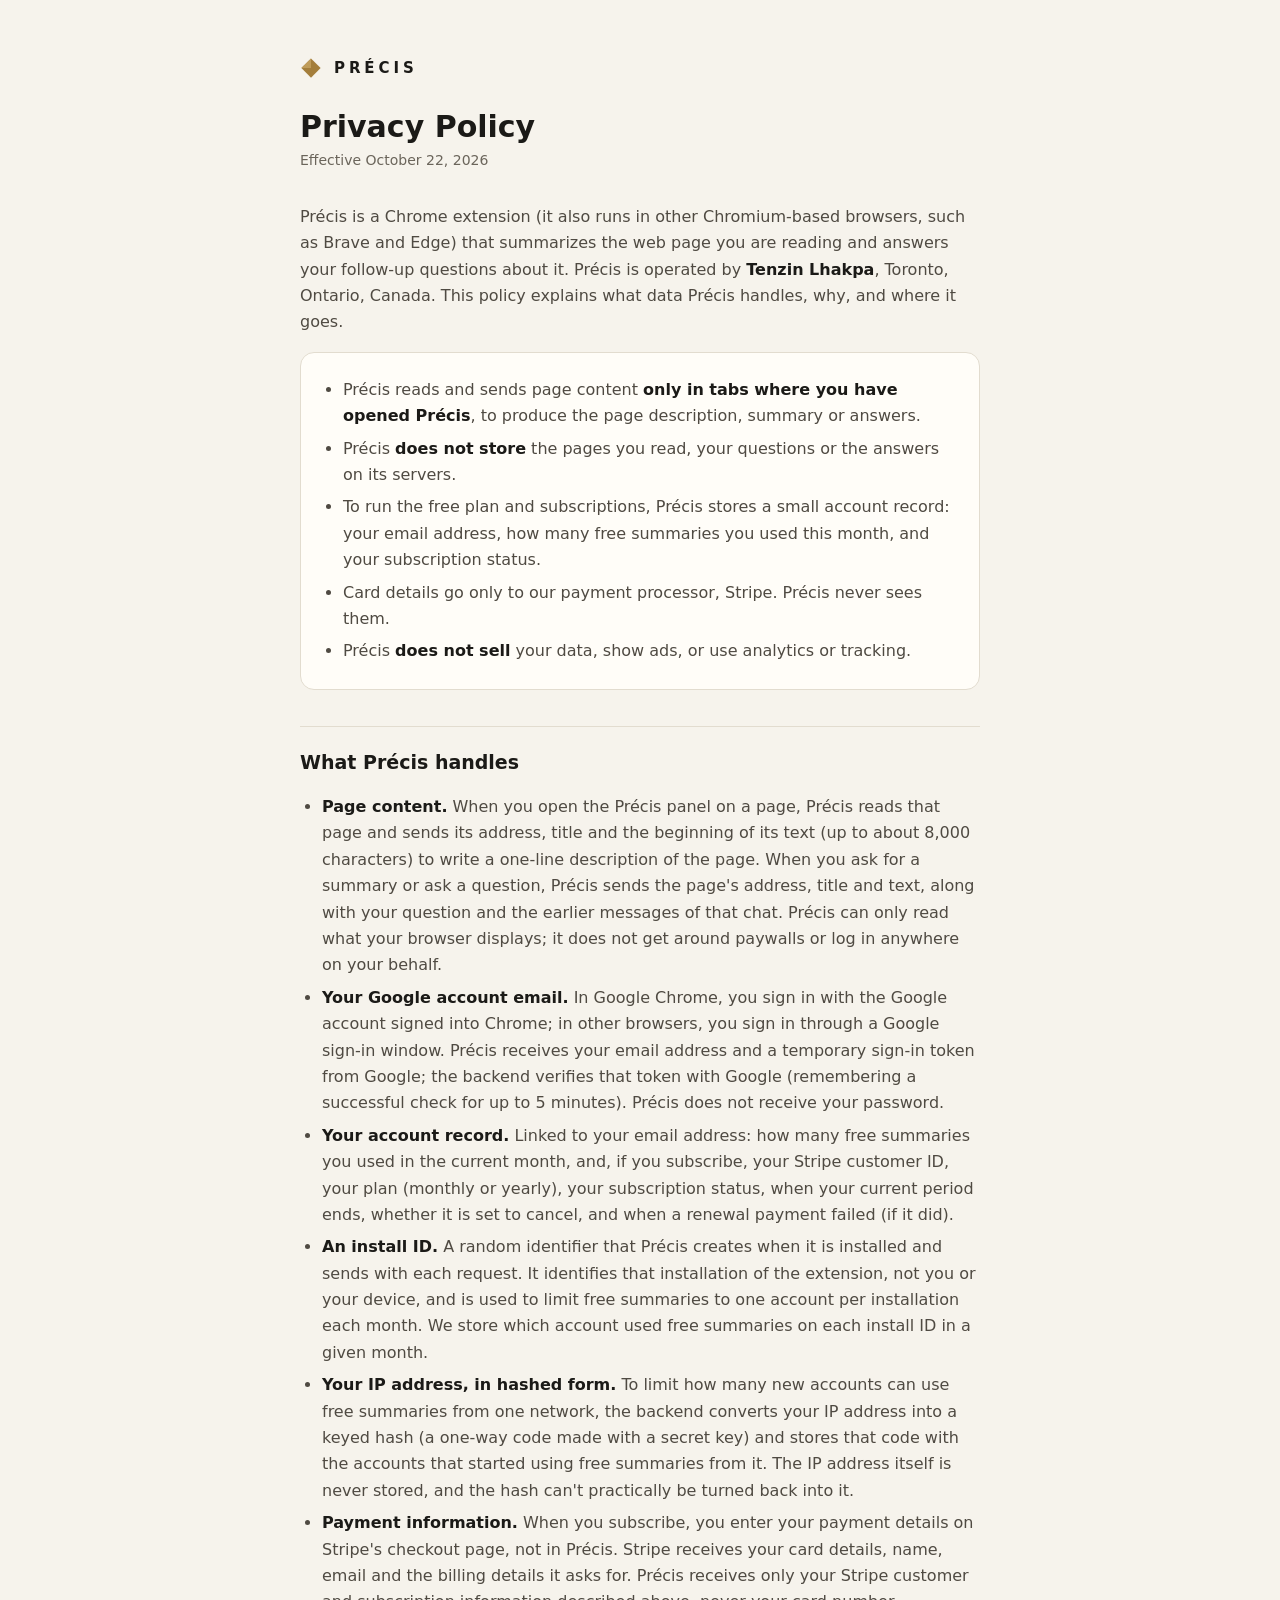
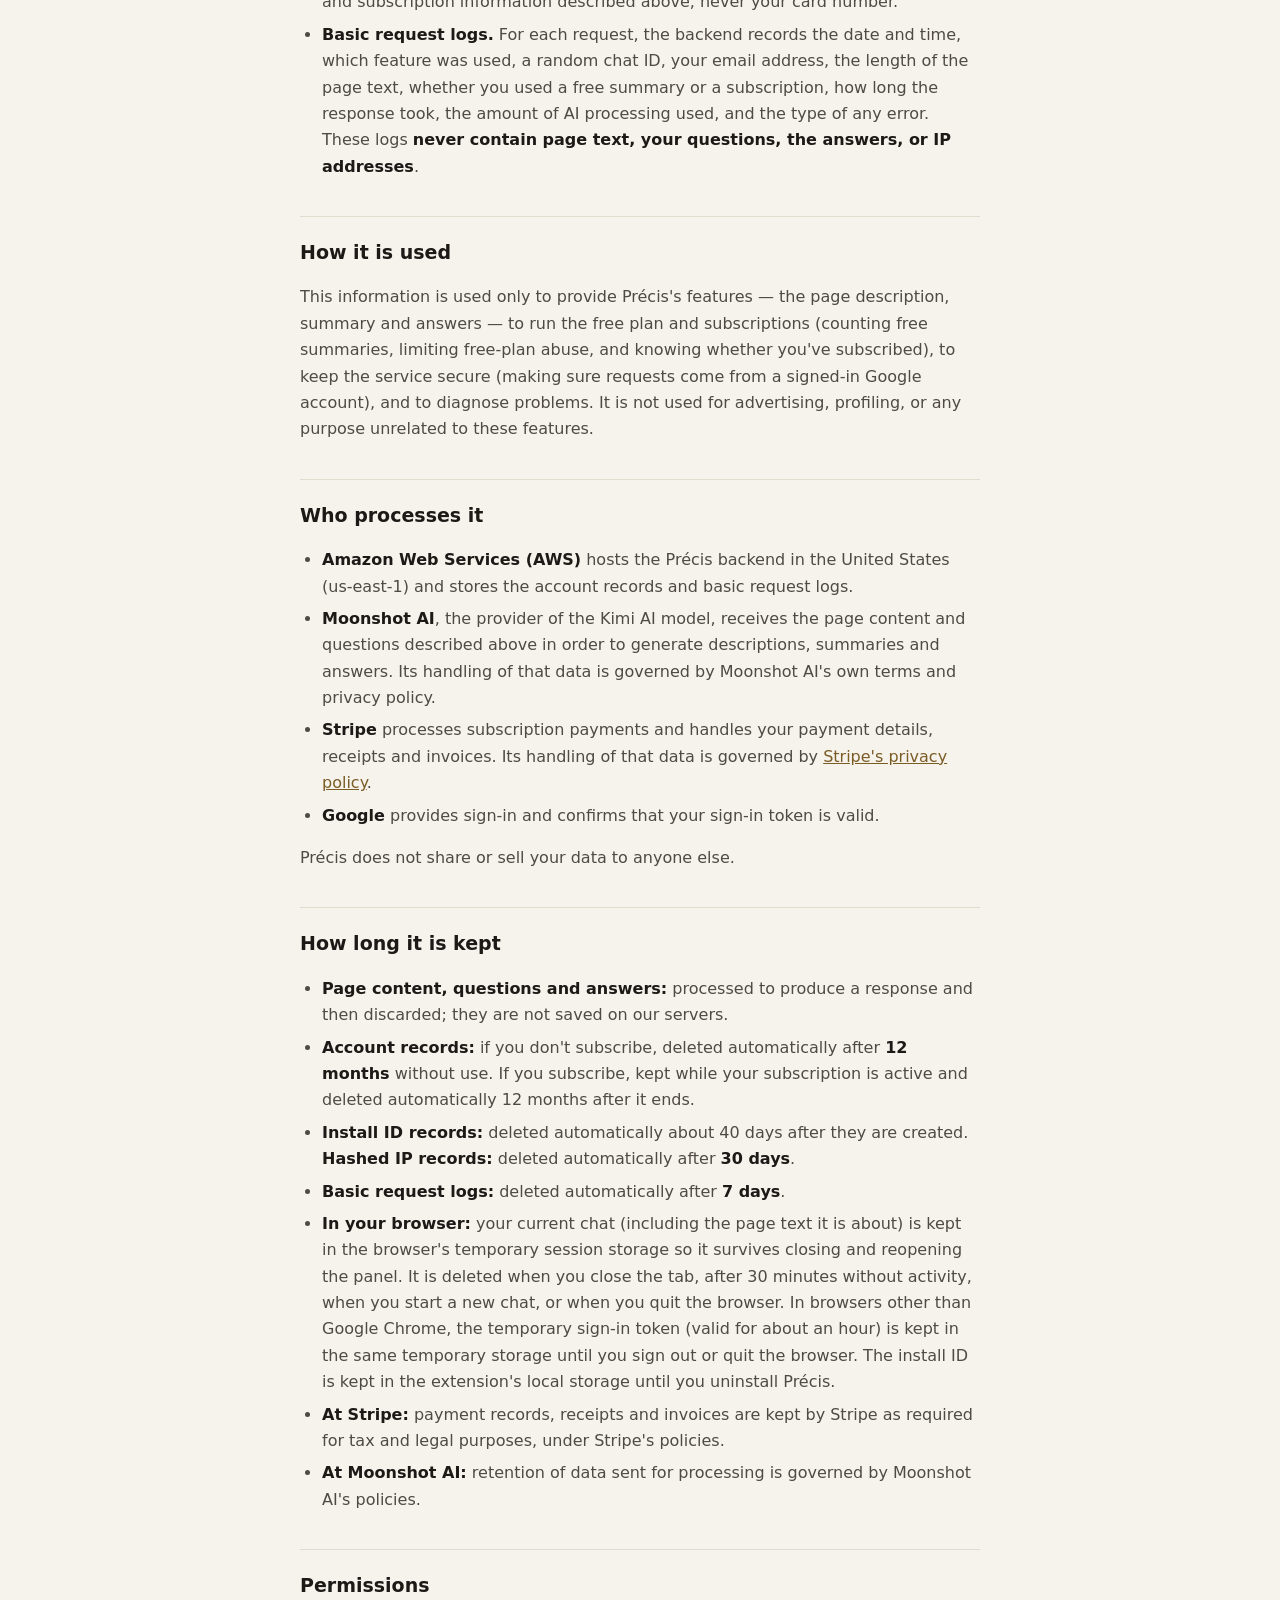
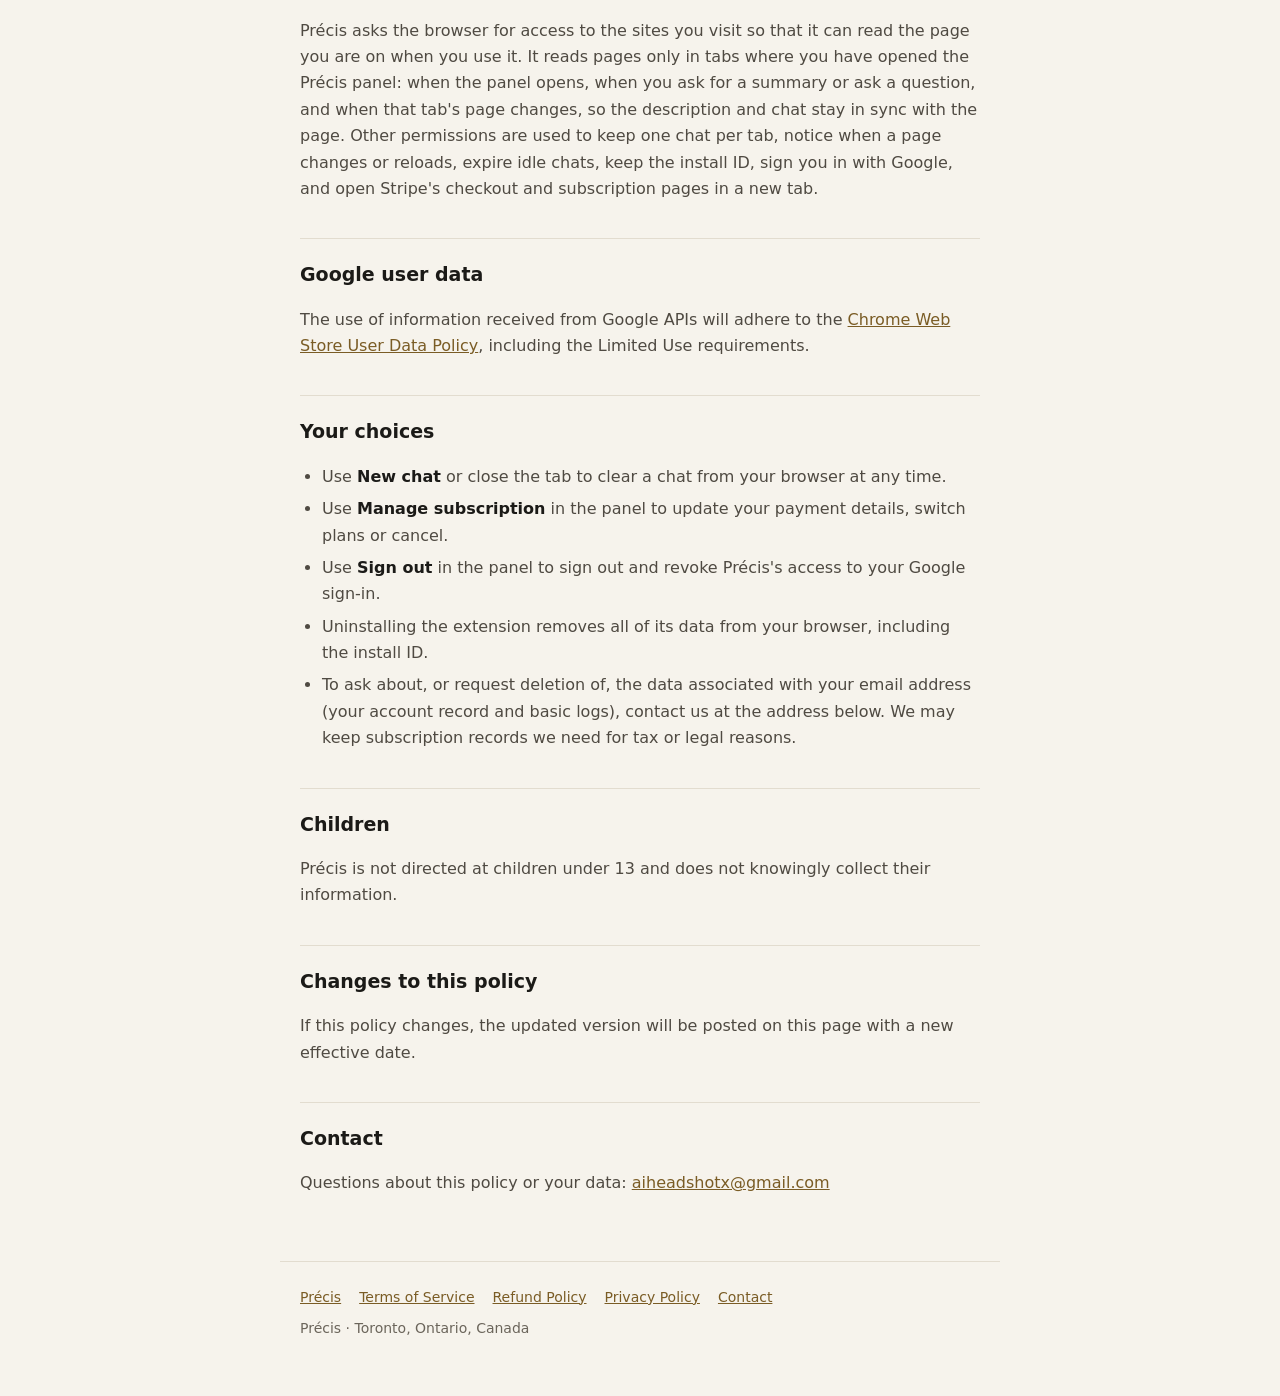
<file: precis/privacy/index.html>
<!doctype html>
<html lang="en">
<head>
<meta charset="utf-8">
<meta name="viewport" content="width=device-width, initial-scale=1">
<title>Précis — Privacy Policy</title>
<meta name="description" content="How the Précis browser extension handles your data.">
<link rel="stylesheet" href="../site.css">
</head>
<body>
<main>
  <header class="brand">
    <a href="../">
      <svg width="22" height="22" viewBox="0 0 24 24" aria-hidden="true">
        <path d="M12 1.5 L22.5 12 L12 22.5 L1.5 12 Z" fill="#A47E3B"/>
        <path d="M12 1.5 L1.5 12 L12 12 Z" fill="#BF9C5A"/>
      </svg>
      <span class="wordmark">PRÉCIS</span>
    </a>
  </header>

  <h1>Privacy Policy</h1>
  <p class="meta">Effective October 22, 2026</p>

  <p>Précis is a Chrome extension (it also runs in other Chromium-based browsers, such as Brave and Edge) that summarizes the web page you are reading and answers your follow-up questions about it. Précis is operated by <strong>Tenzin Lhakpa</strong>, Toronto, Ontario, Canada. This policy explains what data Précis handles, why, and where it goes.</p>

  <div class="panel">
    <ul>
      <li>Précis reads and sends page content <strong>only in tabs where you have opened Précis</strong>, to produce the page description, summary or answers.</li>
      <li>Précis <strong>does not store</strong> the pages you read, your questions or the answers on its servers.</li>
      <li>To run the free plan and subscriptions, Précis stores a small account record: your email address, how many free summaries you used this month, and your subscription status.</li>
      <li>Card details go only to our payment processor, Stripe. Précis never sees them.</li>
      <li>Précis <strong>does not sell</strong> your data, show ads, or use analytics or tracking.</li>
    </ul>
  </div>

  <h2>What Précis handles</h2>
  <ul>
    <li><strong>Page content.</strong> When you open the Précis panel on a page, Précis reads that page and sends its address, title and the beginning of its text (up to about 8,000 characters) to write a one-line description of the page. When you ask for a summary or ask a question, Précis sends the page's address, title and text, along with your question and the earlier messages of that chat. Précis can only read what your browser displays; it does not get around paywalls or log in anywhere on your behalf.</li>
    <li><strong>Your Google account email.</strong> In Google Chrome, you sign in with the Google account signed into Chrome; in other browsers, you sign in through a Google sign-in window. Précis receives your email address and a temporary sign-in token from Google; the backend verifies that token with Google (remembering a successful check for up to 5 minutes). Précis does not receive your password.</li>
    <li><strong>Your account record.</strong> Linked to your email address: how many free summaries you used in the current month, and, if you subscribe, your Stripe customer ID, your plan (monthly or yearly), your subscription status, when your current period ends, whether it is set to cancel, and when a renewal payment failed (if it did).</li>
    <li><strong>An install ID.</strong> A random identifier that Précis creates when it is installed and sends with each request. It identifies that installation of the extension, not you or your device, and is used to limit free summaries to one account per installation each month. We store which account used free summaries on each install ID in a given month.</li>
    <li><strong>Your IP address, in hashed form.</strong> To limit how many new accounts can use free summaries from one network, the backend converts your IP address into a keyed hash (a one-way code made with a secret key) and stores that code with the accounts that started using free summaries from it. The IP address itself is never stored, and the hash can't practically be turned back into it.</li>
    <li><strong>Payment information.</strong> When you subscribe, you enter your payment details on Stripe's checkout page, not in Précis. Stripe receives your card details, name, email and the billing details it asks for. Précis receives only your Stripe customer and subscription information described above, never your card number.</li>
    <li><strong>Basic request logs.</strong> For each request, the backend records the date and time, which feature was used, a random chat ID, your email address, the length of the page text, whether you used a free summary or a subscription, how long the response took, the amount of AI processing used, and the type of any error. These logs <strong>never contain page text, your questions, the answers, or IP addresses</strong>.</li>
  </ul>

  <h2>How it is used</h2>
  <p>This information is used only to provide Précis's features — the page description, summary and answers — to run the free plan and subscriptions (counting free summaries, limiting free-plan abuse, and knowing whether you've subscribed), to keep the service secure (making sure requests come from a signed-in Google account), and to diagnose problems. It is not used for advertising, profiling, or any purpose unrelated to these features.</p>

  <h2>Who processes it</h2>
  <ul>
    <li><strong>Amazon Web Services (AWS)</strong> hosts the Précis backend in the United States (us-east-1) and stores the account records and basic request logs.</li>
    <li><strong>Moonshot AI</strong>, the provider of the Kimi AI model, receives the page content and questions described above in order to generate descriptions, summaries and answers. Its handling of that data is governed by Moonshot AI's own terms and privacy policy.</li>
    <li><strong>Stripe</strong> processes subscription payments and handles your payment details, receipts and invoices. Its handling of that data is governed by <a href="https://stripe.com/privacy">Stripe's privacy policy</a>.</li>
    <li><strong>Google</strong> provides sign-in and confirms that your sign-in token is valid.</li>
  </ul>
  <p>Précis does not share or sell your data to anyone else.</p>

  <h2>How long it is kept</h2>
  <ul>
    <li><strong>Page content, questions and answers:</strong> processed to produce a response and then discarded; they are not saved on our servers.</li>
    <li><strong>Account records:</strong> if you don't subscribe, deleted automatically after <strong>12 months</strong> without use. If you subscribe, kept while your subscription is active and deleted automatically 12 months after it ends.</li>
    <li><strong>Install ID records:</strong> deleted automatically about 40 days after they are created. <strong>Hashed IP records:</strong> deleted automatically after <strong>30 days</strong>.</li>
    <li><strong>Basic request logs:</strong> deleted automatically after <strong>7 days</strong>.</li>
    <li><strong>In your browser:</strong> your current chat (including the page text it is about) is kept in the browser's temporary session storage so it survives closing and reopening the panel. It is deleted when you close the tab, after 30 minutes without activity, when you start a new chat, or when you quit the browser. In browsers other than Google Chrome, the temporary sign-in token (valid for about an hour) is kept in the same temporary storage until you sign out or quit the browser. The install ID is kept in the extension's local storage until you uninstall Précis.</li>
    <li><strong>At Stripe:</strong> payment records, receipts and invoices are kept by Stripe as required for tax and legal purposes, under Stripe's policies.</li>
    <li><strong>At Moonshot AI:</strong> retention of data sent for processing is governed by Moonshot AI's policies.</li>
  </ul>

  <h2>Permissions</h2>
  <p>Précis asks the browser for access to the sites you visit so that it can read the page you are on when you use it. It reads pages only in tabs where you have opened the Précis panel: when the panel opens, when you ask for a summary or ask a question, and when that tab's page changes, so the description and chat stay in sync with the page. Other permissions are used to keep one chat per tab, notice when a page changes or reloads, expire idle chats, keep the install ID, sign you in with Google, and open Stripe's checkout and subscription pages in a new tab.</p>

  <h2>Google user data</h2>
  <p>The use of information received from Google APIs will adhere to the <a href="https://developer.chrome.com/docs/webstore/program-policies/user-data-faq">Chrome Web Store User Data Policy</a>, including the Limited Use requirements.</p>

  <h2>Your choices</h2>
  <ul>
    <li>Use <strong>New chat</strong> or close the tab to clear a chat from your browser at any time.</li>
    <li>Use <strong>Manage subscription</strong> in the panel to update your payment details, switch plans or cancel.</li>
    <li>Use <strong>Sign out</strong> in the panel to sign out and revoke Précis's access to your Google sign-in.</li>
    <li>Uninstalling the extension removes all of its data from your browser, including the install ID.</li>
    <li>To ask about, or request deletion of, the data associated with your email address (your account record and basic logs), contact us at the address below. We may keep subscription records we need for tax or legal reasons.</li>
  </ul>

  <h2>Children</h2>
  <p>Précis is not directed at children under 13 and does not knowingly collect their information.</p>

  <h2>Changes to this policy</h2>
  <p>If this policy changes, the updated version will be posted on this page with a new effective date.</p>

  <h2>Contact</h2>
  <p>Questions about this policy or your data: <a href="mailto:aiheadshotx@gmail.com">aiheadshotx@gmail.com</a></p>
</main>
<footer>
  <nav>
    <a href="../">Précis</a>
    <a href="../terms/">Terms of Service</a>
    <a href="../refunds/">Refund Policy</a>
    <a href="../privacy/">Privacy Policy</a>
    <a href="mailto:aiheadshotx@gmail.com">Contact</a>
  </nav>
  Précis · Toronto, Ontario, Canada
</footer>
</body>
</html>
</file>
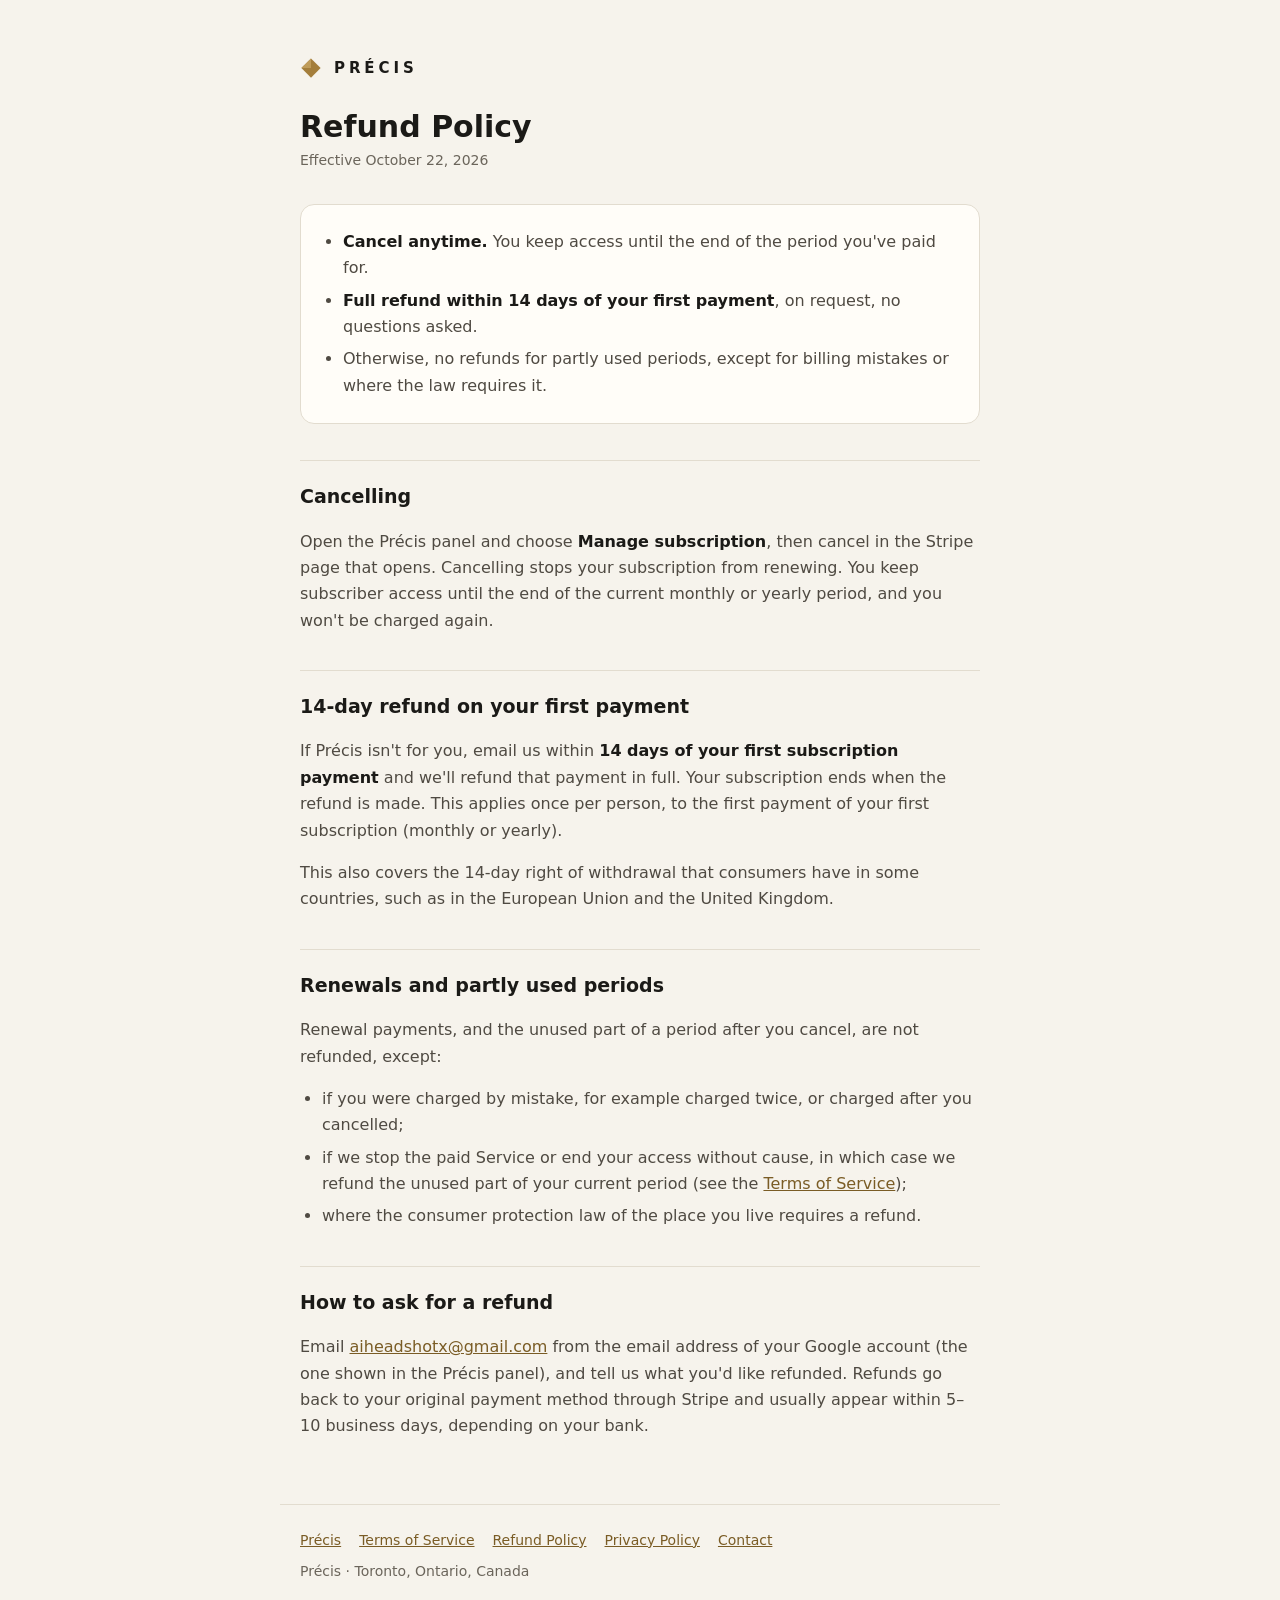
<file: precis/refunds/index.html>
<!doctype html>
<html lang="en">
<head>
<meta charset="utf-8">
<meta name="viewport" content="width=device-width, initial-scale=1">
<title>Précis — Refund Policy</title>
<meta name="description" content="Cancelling a Précis subscription, and when you can get a refund.">
<link rel="stylesheet" href="../site.css">
</head>
<body>
<main>
  <header class="brand">
    <a href="../">
      <svg width="22" height="22" viewBox="0 0 24 24" aria-hidden="true">
        <path d="M12 1.5 L22.5 12 L12 22.5 L1.5 12 Z" fill="#A47E3B"/>
        <path d="M12 1.5 L1.5 12 L12 12 Z" fill="#BF9C5A"/>
      </svg>
      <span class="wordmark">PRÉCIS</span>
    </a>
  </header>

  <h1>Refund Policy</h1>
  <p class="meta">Effective October 22, 2026</p>

  <div class="panel">
    <ul>
      <li><strong>Cancel anytime.</strong> You keep access until the end of the period you've paid for.</li>
      <li><strong>Full refund within 14 days of your first payment</strong>, on request, no questions asked.</li>
      <li>Otherwise, no refunds for partly used periods, except for billing mistakes or where the law requires it.</li>
    </ul>
  </div>

  <h2>Cancelling</h2>
  <p>Open the Précis panel and choose <strong>Manage subscription</strong>, then cancel in the Stripe page that opens. Cancelling stops your subscription from renewing. You keep subscriber access until the end of the current monthly or yearly period, and you won't be charged again.</p>

  <h2>14-day refund on your first payment</h2>
  <p>If Précis isn't for you, email us within <strong>14 days of your first subscription payment</strong> and we'll refund that payment in full. Your subscription ends when the refund is made. This applies once per person, to the first payment of your first subscription (monthly or yearly).</p>
  <p>This also covers the 14-day right of withdrawal that consumers have in some countries, such as in the European Union and the United Kingdom.</p>

  <h2>Renewals and partly used periods</h2>
  <p>Renewal payments, and the unused part of a period after you cancel, are not refunded, except:</p>
  <ul>
    <li>if you were charged by mistake, for example charged twice, or charged after you cancelled;</li>
    <li>if we stop the paid Service or end your access without cause, in which case we refund the unused part of your current period (see the <a href="../terms/">Terms of Service</a>);</li>
    <li>where the consumer protection law of the place you live requires a refund.</li>
  </ul>

  <h2>How to ask for a refund</h2>
  <p>Email <a href="mailto:aiheadshotx@gmail.com">aiheadshotx@gmail.com</a> from the email address of your Google account (the one shown in the Précis panel), and tell us what you'd like refunded. Refunds go back to your original payment method through Stripe and usually appear within 5–10 business days, depending on your bank.</p>
</main>
<footer>
  <nav>
    <a href="../">Précis</a>
    <a href="../terms/">Terms of Service</a>
    <a href="../refunds/">Refund Policy</a>
    <a href="../privacy/">Privacy Policy</a>
    <a href="mailto:aiheadshotx@gmail.com">Contact</a>
  </nav>
  Précis · Toronto, Ontario, Canada
</footer>
</body>
</html>
</file>
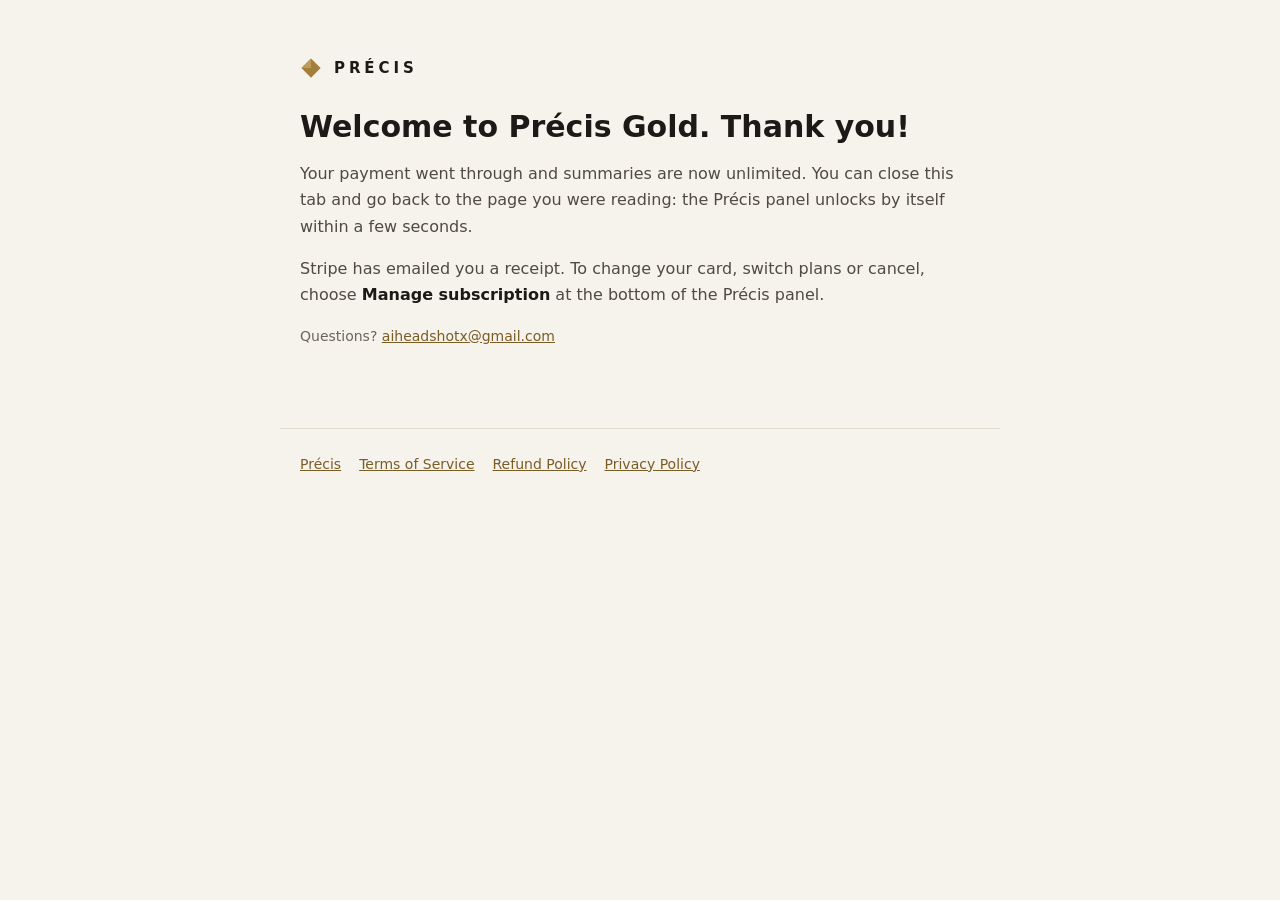
<file: precis/subscribed/index.html>
<!doctype html>
<html lang="en">
<head>
<meta charset="utf-8">
<meta name="viewport" content="width=device-width, initial-scale=1">
<title>Précis — Subscribed</title>
<meta name="robots" content="noindex">
<link rel="stylesheet" href="../site.css">
</head>
<body>
<main>
  <header class="brand">
    <a href="../">
      <svg width="22" height="22" viewBox="0 0 24 24" aria-hidden="true">
        <path d="M12 1.5 L22.5 12 L12 22.5 L1.5 12 Z" fill="#A47E3B"/>
        <path d="M12 1.5 L1.5 12 L12 12 Z" fill="#BF9C5A"/>
      </svg>
      <span class="wordmark">PRÉCIS</span>
    </a>
  </header>

  <h1>Welcome to Précis Gold. Thank you!</h1>
  <p>Your payment went through and summaries are now unlimited. You can close this tab and go back to the page you were reading: the Précis panel unlocks by itself within a few seconds.</p>
  <p>Stripe has emailed you a receipt. To change your card, switch plans or cancel, choose <strong>Manage subscription</strong> at the bottom of the Précis panel.</p>
  <p class="meta">Questions? <a href="mailto:aiheadshotx@gmail.com">aiheadshotx@gmail.com</a></p>
</main>
<footer>
  <nav>
    <a href="../">Précis</a>
    <a href="../terms/">Terms of Service</a>
    <a href="../refunds/">Refund Policy</a>
    <a href="../privacy/">Privacy Policy</a>
  </nav>
</footer>
</body>
</html>
</file>
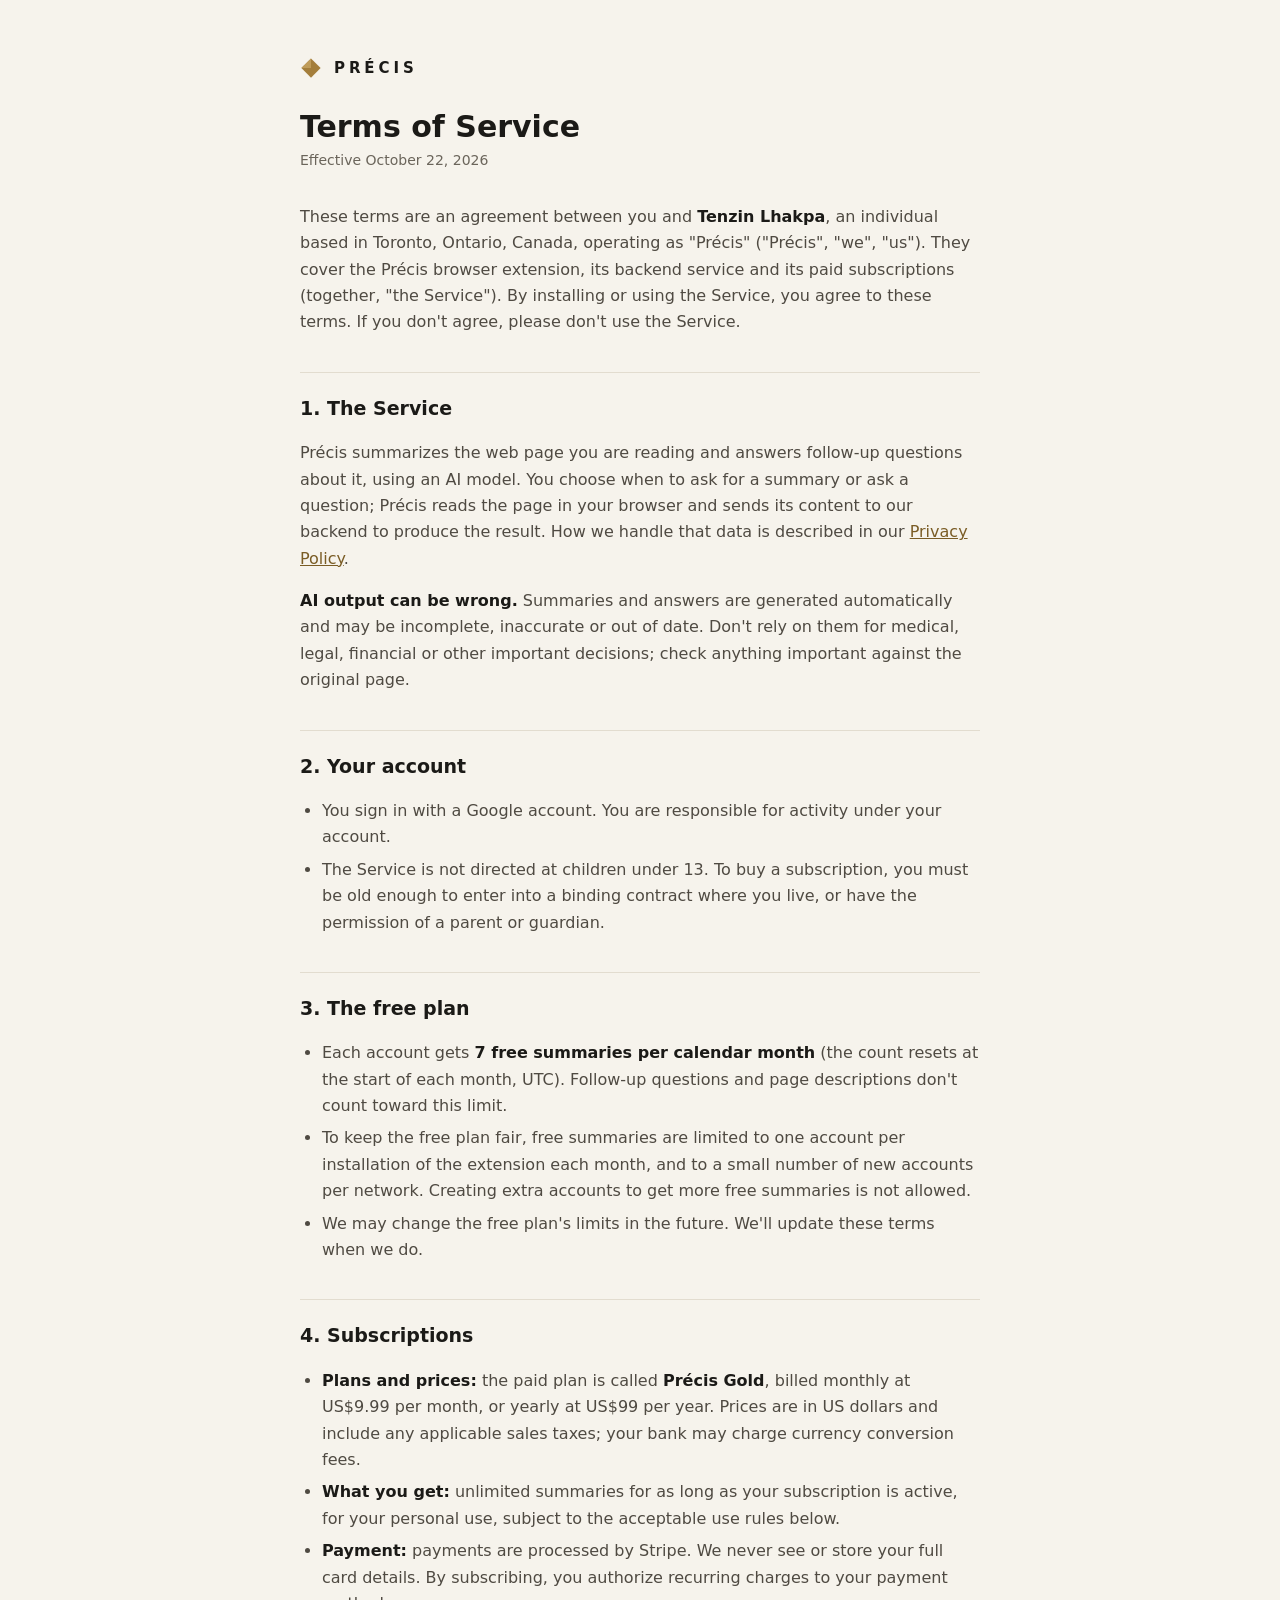
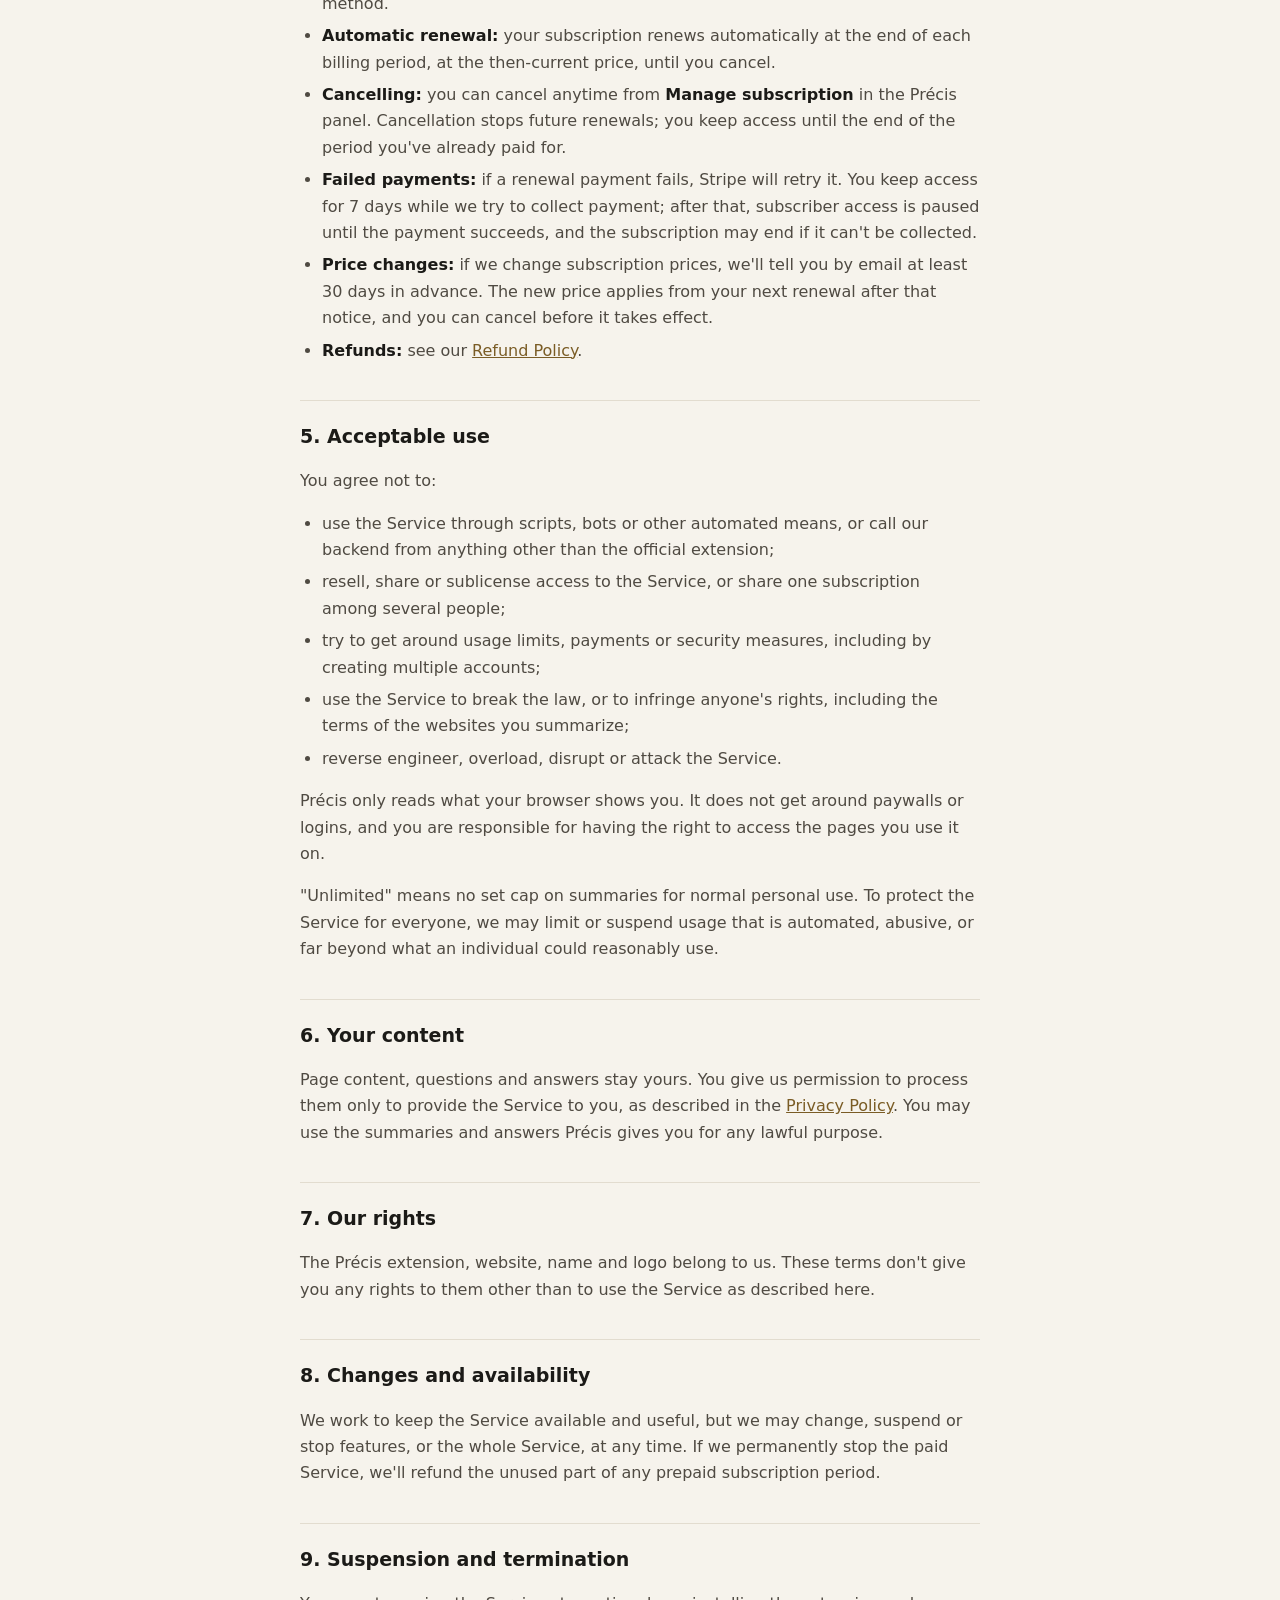
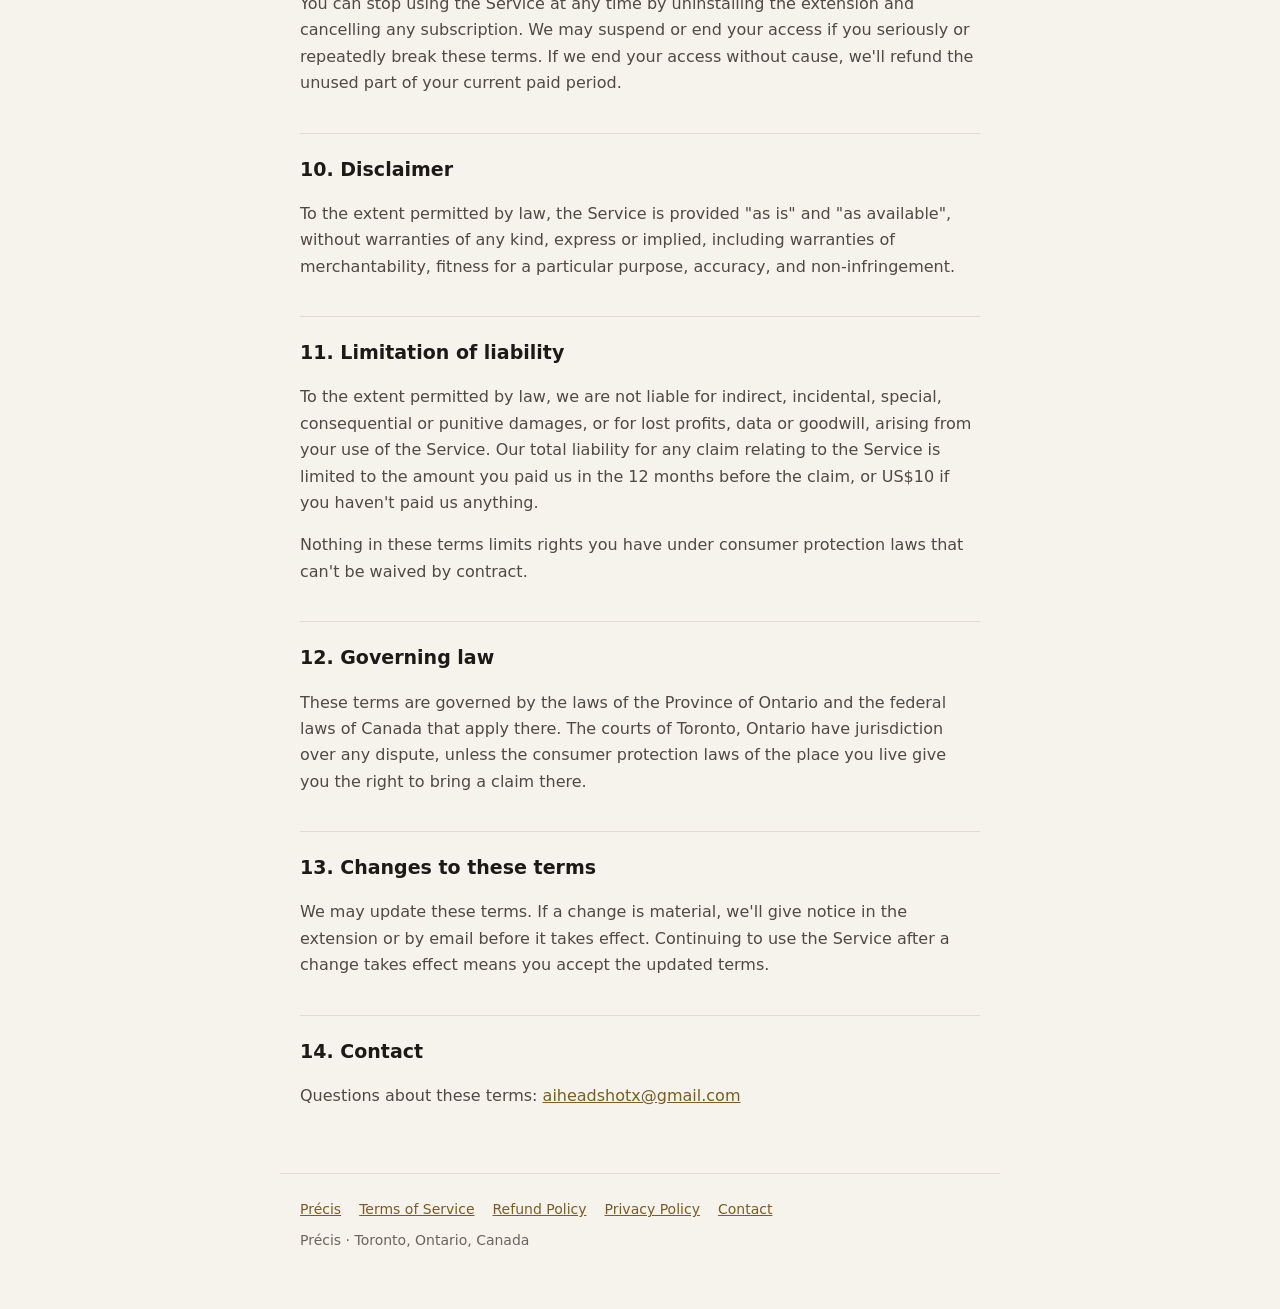
<file: precis/terms/index.html>
<!doctype html>
<html lang="en">
<head>
<meta charset="utf-8">
<meta name="viewport" content="width=device-width, initial-scale=1">
<title>Précis — Terms of Service</title>
<meta name="description" content="The terms for using the Précis browser extension and its subscriptions.">
<link rel="stylesheet" href="../site.css">
</head>
<body>
<main>
  <header class="brand">
    <a href="../">
      <svg width="22" height="22" viewBox="0 0 24 24" aria-hidden="true">
        <path d="M12 1.5 L22.5 12 L12 22.5 L1.5 12 Z" fill="#A47E3B"/>
        <path d="M12 1.5 L1.5 12 L12 12 Z" fill="#BF9C5A"/>
      </svg>
      <span class="wordmark">PRÉCIS</span>
    </a>
  </header>

  <h1>Terms of Service</h1>
  <p class="meta">Effective October 22, 2026</p>

  <p>These terms are an agreement between you and <strong>Tenzin Lhakpa</strong>, an individual based in Toronto, Ontario, Canada, operating as "Précis" ("Précis", "we", "us"). They cover the Précis browser extension, its backend service and its paid subscriptions (together, "the Service"). By installing or using the Service, you agree to these terms. If you don't agree, please don't use the Service.</p>

  <h2>1. The Service</h2>
  <p>Précis summarizes the web page you are reading and answers follow-up questions about it, using an AI model. You choose when to ask for a summary or ask a question; Précis reads the page in your browser and sends its content to our backend to produce the result. How we handle that data is described in our <a href="../privacy/">Privacy Policy</a>.</p>
  <p><strong>AI output can be wrong.</strong> Summaries and answers are generated automatically and may be incomplete, inaccurate or out of date. Don't rely on them for medical, legal, financial or other important decisions; check anything important against the original page.</p>

  <h2>2. Your account</h2>
  <ul>
    <li>You sign in with a Google account. You are responsible for activity under your account.</li>
    <li>The Service is not directed at children under 13. To buy a subscription, you must be old enough to enter into a binding contract where you live, or have the permission of a parent or guardian.</li>
  </ul>

  <h2>3. The free plan</h2>
  <ul>
    <li>Each account gets <strong>7 free summaries per calendar month</strong> (the count resets at the start of each month, UTC). Follow-up questions and page descriptions don't count toward this limit.</li>
    <li>To keep the free plan fair, free summaries are limited to one account per installation of the extension each month, and to a small number of new accounts per network. Creating extra accounts to get more free summaries is not allowed.</li>
    <li>We may change the free plan's limits in the future. We'll update these terms when we do.</li>
  </ul>

  <h2>4. Subscriptions</h2>
  <ul>
    <li><strong>Plans and prices:</strong> the paid plan is called <strong>Précis Gold</strong>, billed monthly at US$9.99 per month, or yearly at US$99 per year. Prices are in US dollars and include any applicable sales taxes; your bank may charge currency conversion fees.</li>
    <li><strong>What you get:</strong> unlimited summaries for as long as your subscription is active, for your personal use, subject to the acceptable use rules below.</li>
    <li><strong>Payment:</strong> payments are processed by Stripe. We never see or store your full card details. By subscribing, you authorize recurring charges to your payment method.</li>
    <li><strong>Automatic renewal:</strong> your subscription renews automatically at the end of each billing period, at the then-current price, until you cancel.</li>
    <li><strong>Cancelling:</strong> you can cancel anytime from <strong>Manage subscription</strong> in the Précis panel. Cancellation stops future renewals; you keep access until the end of the period you've already paid for.</li>
    <li><strong>Failed payments:</strong> if a renewal payment fails, Stripe will retry it. You keep access for 7 days while we try to collect payment; after that, subscriber access is paused until the payment succeeds, and the subscription may end if it can't be collected.</li>
    <li><strong>Price changes:</strong> if we change subscription prices, we'll tell you by email at least 30 days in advance. The new price applies from your next renewal after that notice, and you can cancel before it takes effect.</li>
    <li><strong>Refunds:</strong> see our <a href="../refunds/">Refund Policy</a>.</li>
  </ul>

  <h2>5. Acceptable use</h2>
  <p>You agree not to:</p>
  <ul>
    <li>use the Service through scripts, bots or other automated means, or call our backend from anything other than the official extension;</li>
    <li>resell, share or sublicense access to the Service, or share one subscription among several people;</li>
    <li>try to get around usage limits, payments or security measures, including by creating multiple accounts;</li>
    <li>use the Service to break the law, or to infringe anyone's rights, including the terms of the websites you summarize;</li>
    <li>reverse engineer, overload, disrupt or attack the Service.</li>
  </ul>
  <p>Précis only reads what your browser shows you. It does not get around paywalls or logins, and you are responsible for having the right to access the pages you use it on.</p>
  <p>"Unlimited" means no set cap on summaries for normal personal use. To protect the Service for everyone, we may limit or suspend usage that is automated, abusive, or far beyond what an individual could reasonably use.</p>

  <h2>6. Your content</h2>
  <p>Page content, questions and answers stay yours. You give us permission to process them only to provide the Service to you, as described in the <a href="../privacy/">Privacy Policy</a>. You may use the summaries and answers Précis gives you for any lawful purpose.</p>

  <h2>7. Our rights</h2>
  <p>The Précis extension, website, name and logo belong to us. These terms don't give you any rights to them other than to use the Service as described here.</p>

  <h2>8. Changes and availability</h2>
  <p>We work to keep the Service available and useful, but we may change, suspend or stop features, or the whole Service, at any time. If we permanently stop the paid Service, we'll refund the unused part of any prepaid subscription period.</p>

  <h2>9. Suspension and termination</h2>
  <p>You can stop using the Service at any time by uninstalling the extension and cancelling any subscription. We may suspend or end your access if you seriously or repeatedly break these terms. If we end your access without cause, we'll refund the unused part of your current paid period.</p>

  <h2>10. Disclaimer</h2>
  <p>To the extent permitted by law, the Service is provided "as is" and "as available", without warranties of any kind, express or implied, including warranties of merchantability, fitness for a particular purpose, accuracy, and non-infringement.</p>

  <h2>11. Limitation of liability</h2>
  <p>To the extent permitted by law, we are not liable for indirect, incidental, special, consequential or punitive damages, or for lost profits, data or goodwill, arising from your use of the Service. Our total liability for any claim relating to the Service is limited to the amount you paid us in the 12 months before the claim, or US$10 if you haven't paid us anything.</p>
  <p>Nothing in these terms limits rights you have under consumer protection laws that can't be waived by contract.</p>

  <h2>12. Governing law</h2>
  <p>These terms are governed by the laws of the Province of Ontario and the federal laws of Canada that apply there. The courts of Toronto, Ontario have jurisdiction over any dispute, unless the consumer protection laws of the place you live give you the right to bring a claim there.</p>

  <h2>13. Changes to these terms</h2>
  <p>We may update these terms. If a change is material, we'll give notice in the extension or by email before it takes effect. Continuing to use the Service after a change takes effect means you accept the updated terms.</p>

  <h2>14. Contact</h2>
  <p>Questions about these terms: <a href="mailto:aiheadshotx@gmail.com">aiheadshotx@gmail.com</a></p>
</main>
<footer>
  <nav>
    <a href="../">Précis</a>
    <a href="../terms/">Terms of Service</a>
    <a href="../refunds/">Refund Policy</a>
    <a href="../privacy/">Privacy Policy</a>
    <a href="mailto:aiheadshotx@gmail.com">Contact</a>
  </nav>
  Précis · Toronto, Ontario, Canada
</footer>
</body>
</html>
</file>
<file: precis/site.css>
/* Précis website (tenlhak.github.io/precis/): the panel's Dark luxe palette, light and dark. */
:root {
  color-scheme: light dark;
  --ground: #f6f3ec;
  --surface: #fffdf8;
  --line: #e2dccf;
  --ink: #1b1a17;
  --soft: #4f4a42;
  --muted: #6b655b;
  --accent: #7a5c25;
  --primary: #7a5c25;
  --on-primary: #fffdf8;
}
@media (prefers-color-scheme: dark) {
  :root {
    --ground: #121110;
    --surface: #1c1a17;
    --line: #2b2925;
    --ink: #ece6da;
    --soft: #b7afa2;
    --muted: #9c958a;
    --accent: #c9a96e;
    --primary: #c9a96e;
    --on-primary: #15130f;
  }
}

* {
  box-sizing: border-box;
}
body {
  margin: 0;
  background: var(--ground);
  color: var(--ink);
  font: 16px/1.65 system-ui, -apple-system, "Segoe UI", Roboto, Helvetica, Arial, sans-serif;
}
main {
  max-width: 720px;
  margin: 0 auto;
  padding: 56px 20px 48px;
}
header.brand {
  display: flex;
  align-items: center;
  gap: 12px;
  margin-bottom: 8px;
}
header.brand a {
  display: flex;
  align-items: center;
  gap: 12px;
  color: var(--ink);
  text-decoration: none;
}
header.brand svg {
  flex: none;
}
.wordmark {
  font-weight: 700;
  letter-spacing: 0.26em;
  font-size: 15px;
}
h1 {
  font-size: 30px;
  line-height: 1.2;
  margin: 28px 0 4px;
}
h2 {
  font-size: 19px;
  margin: 36px 0 8px;
  padding-top: 20px;
  border-top: 1px solid var(--line);
}
p,
li {
  color: var(--soft);
}
strong {
  color: var(--ink);
}
ul,
ol {
  padding-left: 22px;
}
li {
  margin: 6px 0;
}
a {
  color: var(--accent);
}
.meta {
  color: var(--muted);
  font-size: 14px;
  margin: 0 0 32px;
}
.panel {
  background: var(--surface);
  border: 1px solid var(--line);
  border-radius: 14px;
  padding: 18px 20px;
  margin: 0 0 8px;
}
.panel ul {
  margin: 0;
}
.button {
  display: inline-flex;
  align-items: center;
  min-height: 46px;
  padding: 0 24px;
  border-radius: 999px;
  background: var(--primary);
  color: var(--on-primary);
  font-weight: 600;
  text-decoration: none;
}
.plans {
  display: grid;
  grid-template-columns: repeat(auto-fit, minmax(200px, 1fr));
  gap: 12px;
  margin: 16px 0 8px;
}
.plans .panel {
  margin: 0;
}
.plans h3 {
  margin: 0 0 4px;
  font-size: 15px;
  letter-spacing: 0.08em;
  text-transform: uppercase;
  color: var(--accent);
}
.price {
  font-size: 28px;
  font-weight: 700;
  color: var(--ink);
  margin: 0;
}
.price small {
  font-size: 14px;
  font-weight: 500;
  color: var(--muted);
}
footer {
  max-width: 720px;
  margin: 0 auto;
  padding: 24px 20px 56px;
  border-top: 1px solid var(--line);
  font-size: 14px;
  color: var(--muted);
}
footer nav {
  display: flex;
  flex-wrap: wrap;
  gap: 8px 18px;
  margin-bottom: 8px;
}
</file>
